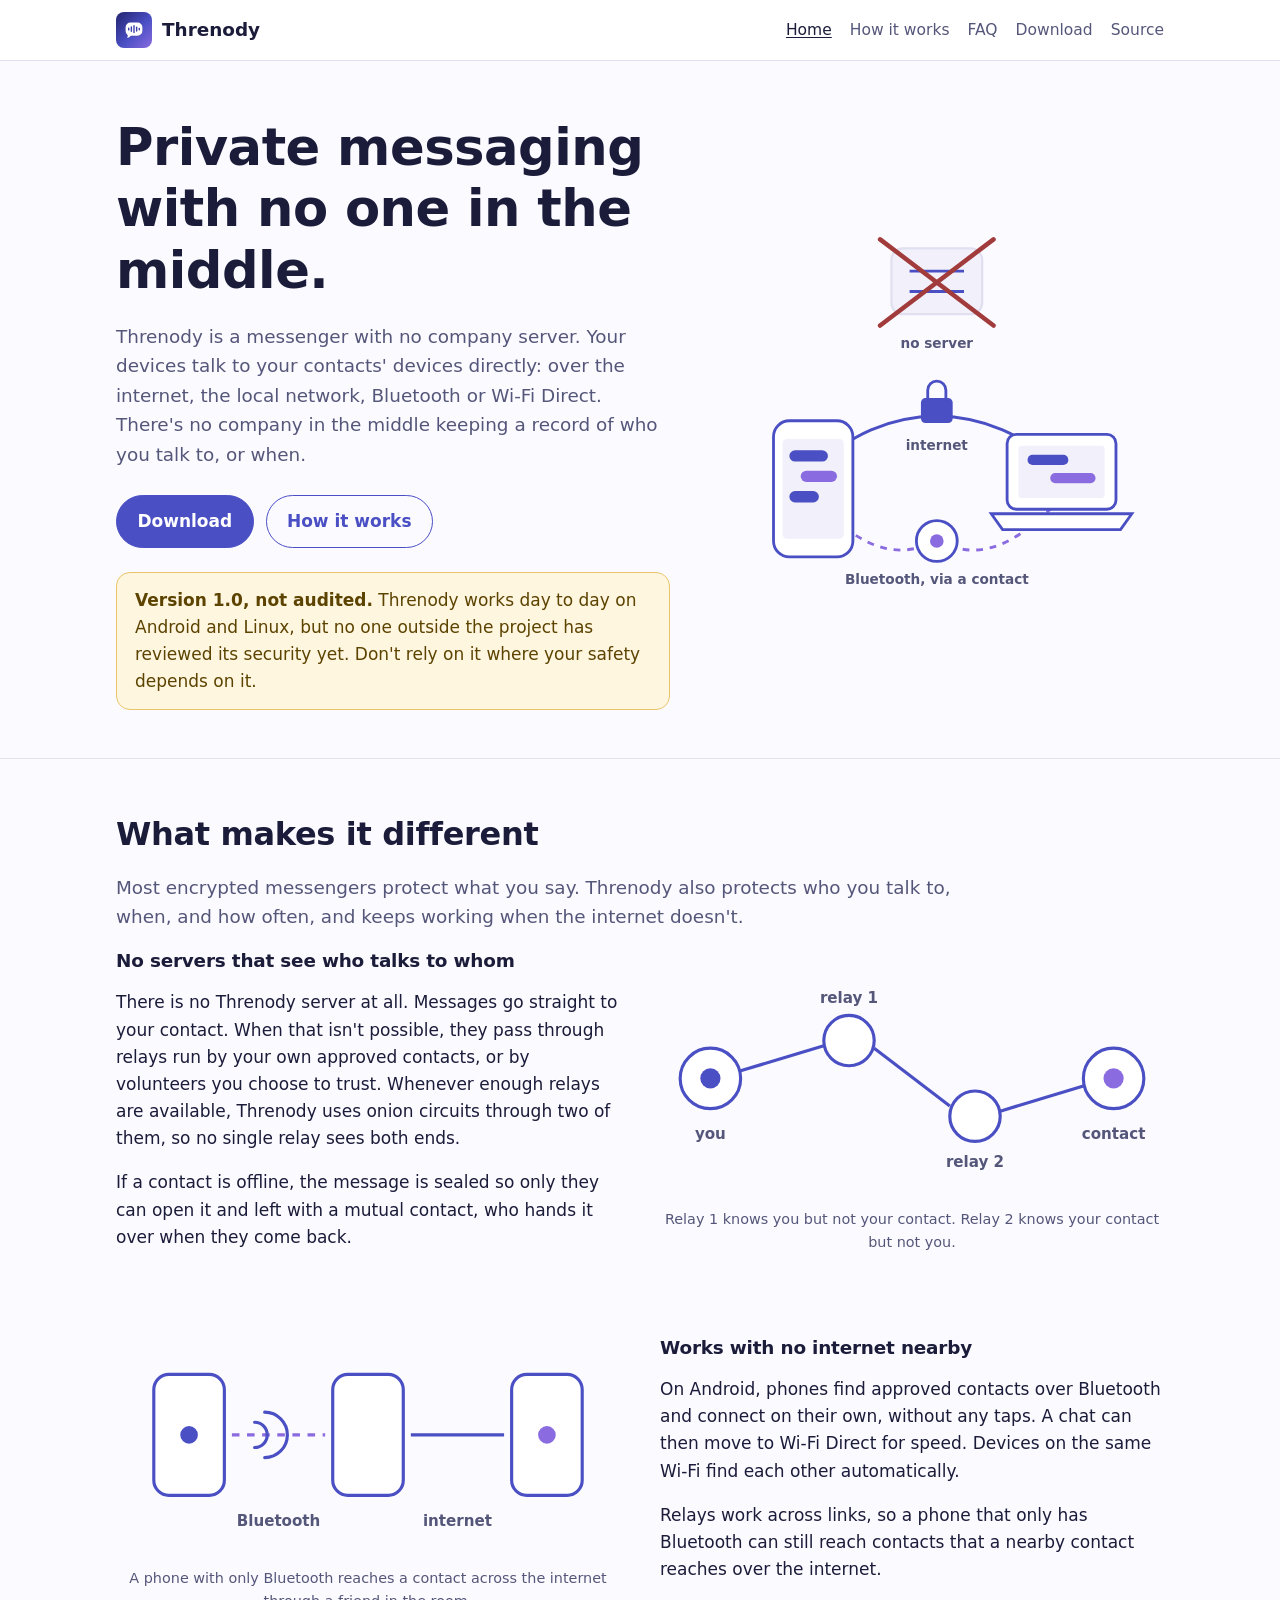
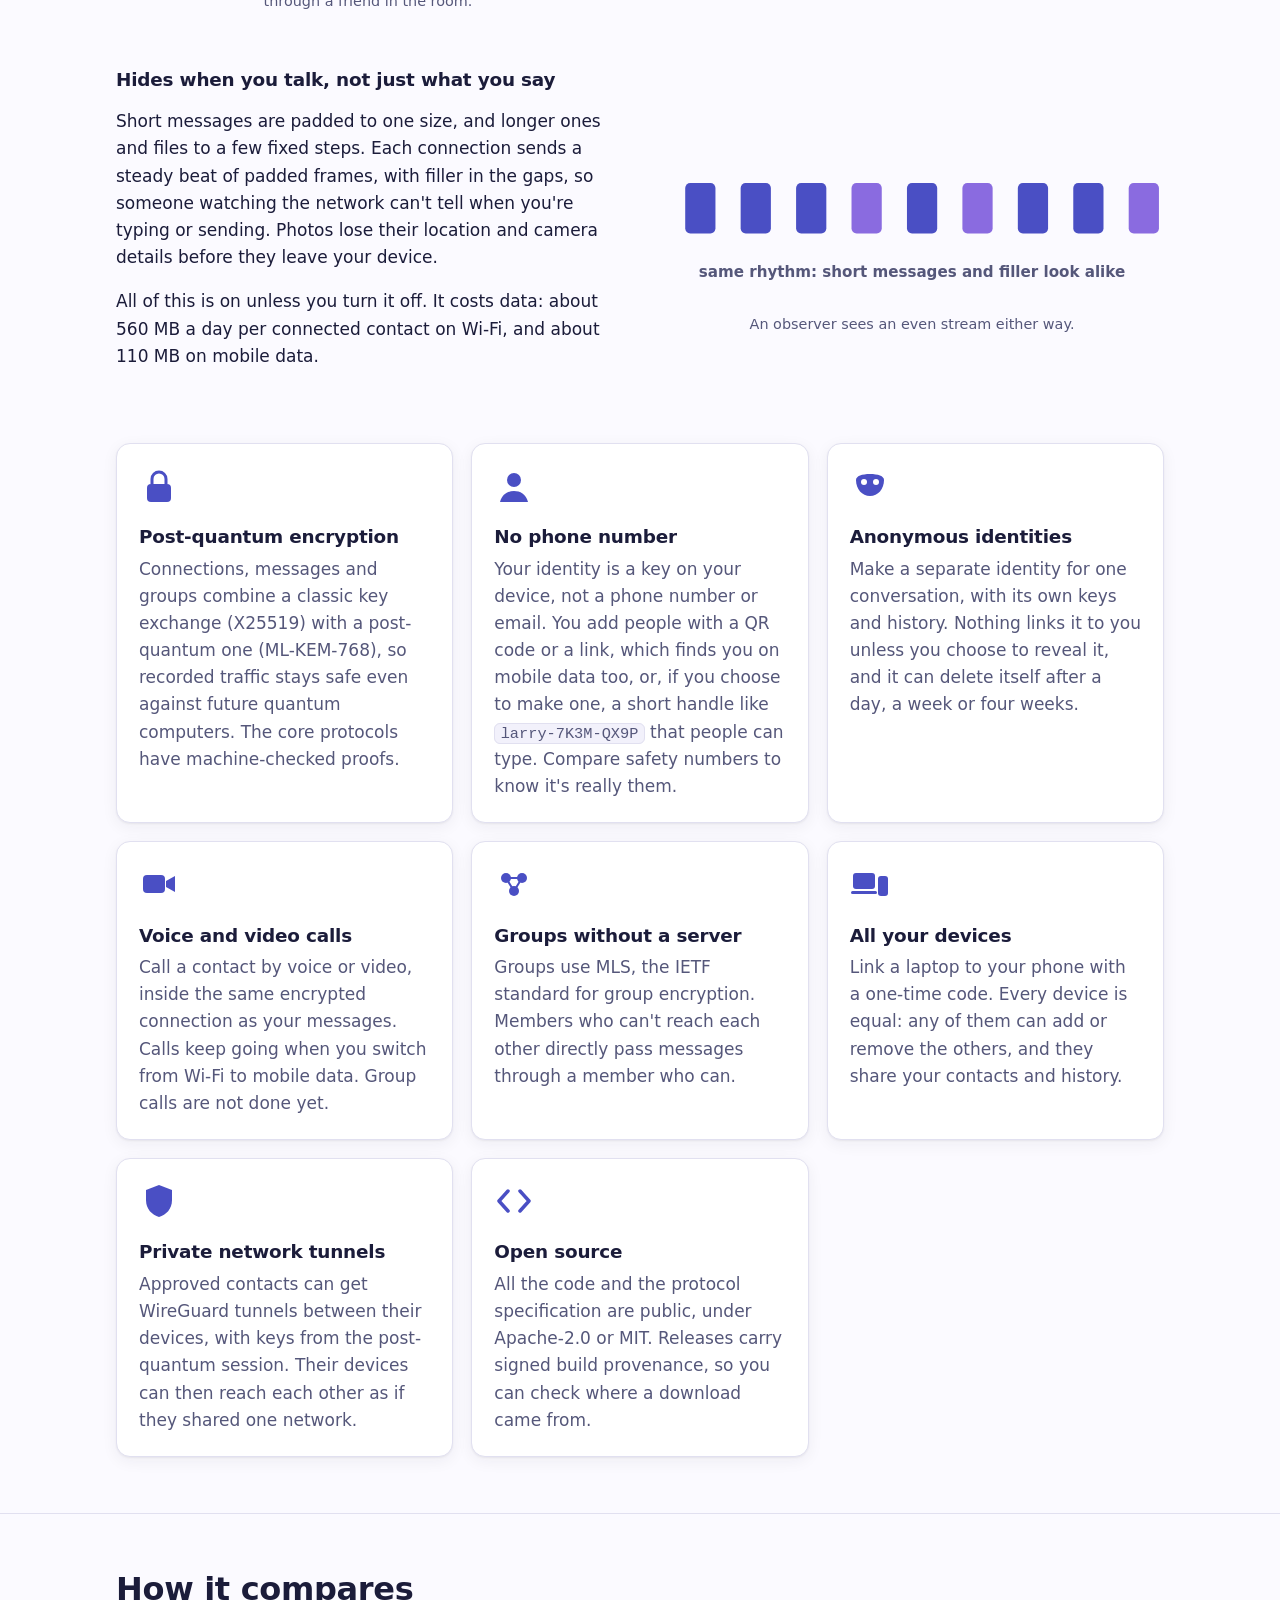
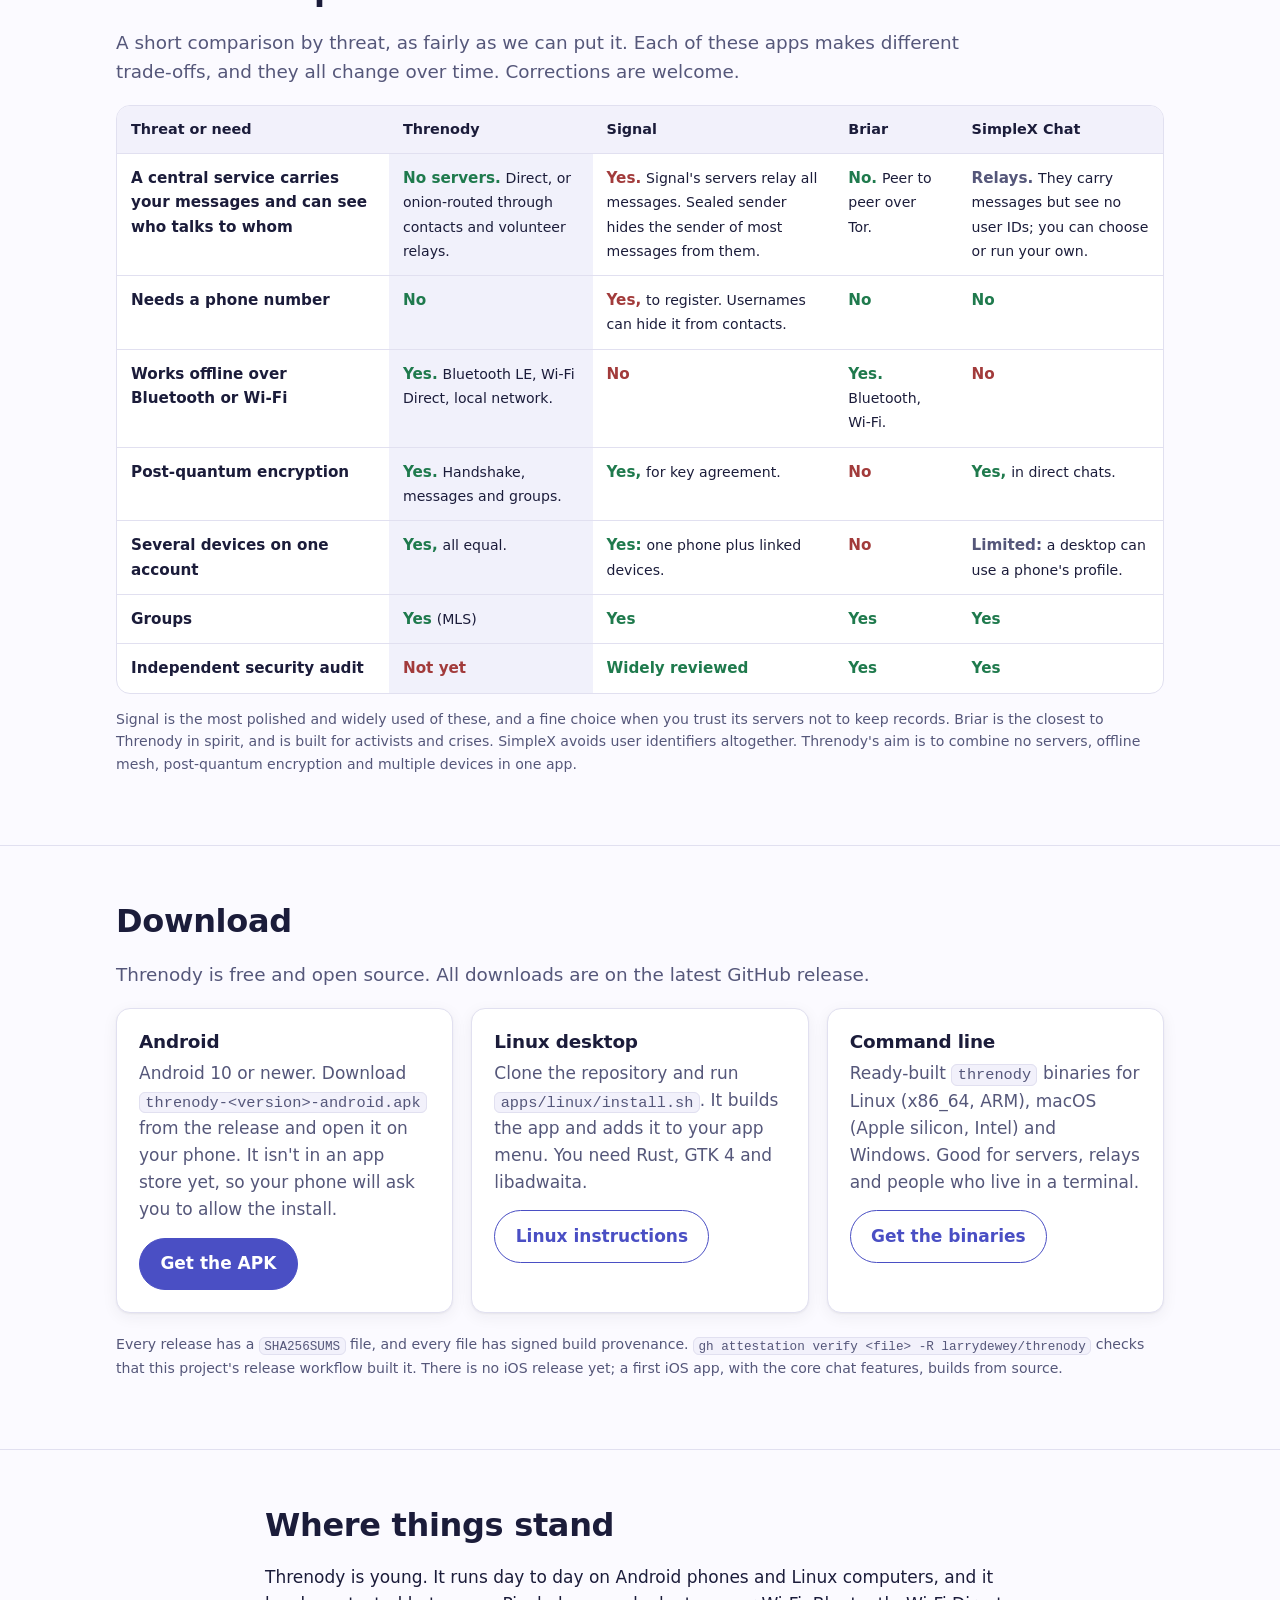
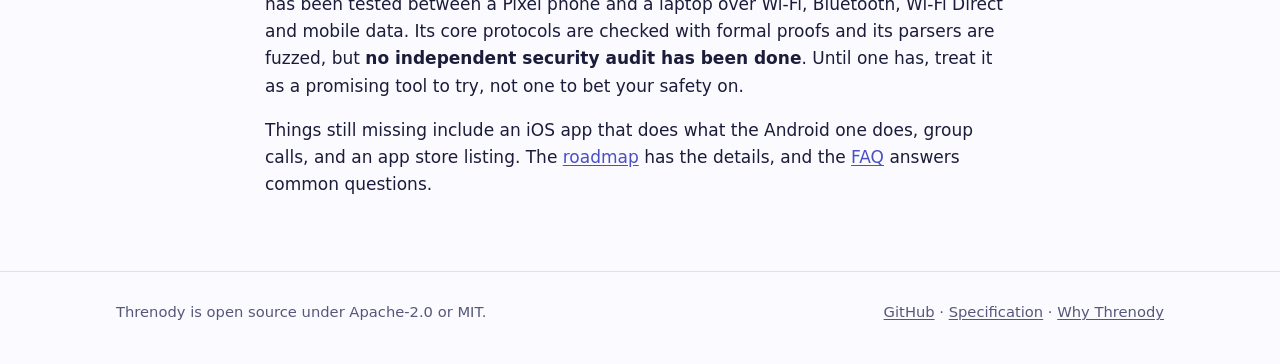
<file: site/index.html>
<!doctype html>
<html lang="en">
<head>
<meta charset="utf-8">
<meta name="viewport" content="width=device-width, initial-scale=1">
<title>Threnody: private messaging with no one in the middle</title>
<meta name="description" content="Threnody is an open-source messenger with no servers in the middle. It hides who talks to whom, works over Bluetooth and Wi-Fi Direct with no internet, and uses post-quantum encryption.">
<meta name="color-scheme" content="light dark">
<link rel="icon" href="icon.svg" type="image/svg+xml">
<link rel="stylesheet" href="style.css">
</head>
<body>
<a class="skip" href="#main">Skip to content</a>

<header class="site-header">
  <div class="wrap">
    <a class="brand" href="./"><img src="icon.svg" alt="" width="36" height="36">Threnody</a>
    <nav class="site-nav" aria-label="Main">
      <a href="./" aria-current="page">Home</a>
      <a href="how-it-works.html">How it works</a>
      <a href="faq.html">FAQ</a>
      <a href="#download">Download</a>
      <a href="https://github.com/larrydewey/threnody">Source</a>
    </nav>
  </div>
</header>

<main id="main">

<section class="hero">
  <div class="wrap">
    <div>
      <h1>Private messaging with no one in the middle.</h1>
      <p class="lead">Threnody is a messenger with no company server. Your devices talk to your contacts' devices directly: over the internet, the local network, Bluetooth or Wi-Fi Direct. There's no company in the middle keeping a record of who you talk to, or when.</p>
      <div class="buttons">
        <a class="button primary" href="#download">Download</a>
        <a class="button secondary" href="how-it-works.html">How it works</a>
      </div>
      <p class="notice"><strong>Version 1.0, not audited.</strong> Threnody works day to day on Android and Linux, but no one outside the project has reviewed its security yet. Don't rely on it where your safety depends on it.</p>
    </div>
    <div class="hero-art" aria-hidden="true">
      <svg viewBox="0 0 400 320" role="img">
        <!-- crossed-out server -->
        <rect class="art-soft" x="160" y="18" width="80" height="58" rx="10"/>
        <line class="art-line" x1="176" y1="38" x2="224" y2="38"/>
        <line class="art-line" x1="176" y1="56" x2="224" y2="56"/>
        <line class="art-no" x1="150" y1="10" x2="250" y2="86"/>
        <line class="art-no" x1="250" y1="10" x2="150" y2="86"/>
        <text class="art-text" x="200" y="106" text-anchor="middle">no server</text>
        <!-- links -->
        <path class="art-line" d="M92 214 C 150 150, 250 150, 308 214"/>
        <path class="art-dash" d="M92 240 C 140 290, 170 290, 200 276"/>
        <path class="art-dash" d="M200 276 C 230 290, 260 290, 308 240"/>
        <!-- phone left -->
        <rect class="art-device" x="56" y="170" width="70" height="120" rx="14"/>
        <rect class="art-screen" x="64" y="186" width="54" height="88" rx="4"/>
        <rect class="art-fill" x="70" y="196" width="34" height="10" rx="5"/>
        <rect class="art-fill-2" x="80" y="214" width="32" height="10" rx="5"/>
        <rect class="art-fill" x="70" y="232" width="26" height="10" rx="5"/>
        <!-- laptop right -->
        <rect class="art-device" x="262" y="182" width="96" height="66" rx="8"/>
        <rect class="art-screen" x="272" y="192" width="76" height="46" rx="3"/>
        <path class="art-device" d="M248 252 H372 L362 266 H258 Z"/>
        <rect class="art-fill" x="280" y="200" width="36" height="9" rx="4.5"/>
        <rect class="art-fill-2" x="300" y="216" width="40" height="9" rx="4.5"/>
        <!-- relay contact middle -->
        <circle class="art-device" cx="200" cy="276" r="18"/>
        <circle class="art-fill-2" cx="200" cy="276" r="6"/>
        <!-- lock -->
        <rect class="art-fill" x="186" y="150" width="28" height="22" rx="4"/>
        <path class="art-line" d="M192 150 v-7 a8 8 0 0 1 16 0 v7"/>
        <text class="art-text" x="200" y="196" text-anchor="middle">internet</text>
        <text class="art-text" x="200" y="314" text-anchor="middle">Bluetooth, via a contact</text>
      </svg>
    </div>
  </div>
</section>

<section id="features">
  <div class="wrap">
    <h2>What makes it different</h2>
    <p class="lead">Most encrypted messengers protect what you say. Threnody also protects who you talk to, when, and how often, and keeps working when the internet doesn't.</p>

    <div class="feature">
      <div>
        <h3>No servers that see who talks to whom</h3>
        <p>There is no Threnody server at all. Messages go straight to your contact. When that isn't possible, they pass through relays run by your own approved contacts, or by volunteers you choose to trust. Whenever enough relays are available, Threnody uses onion circuits through two of them, so no single relay sees both ends.</p>
        <p>If a contact is offline, the message is sealed so only they can open it and left with a mutual contact, who hands it over when they come back.</p>
      </div>
      <figure aria-hidden="true">
        <svg viewBox="0 0 400 180">
          <circle class="art-device" cx="40" cy="90" r="24"/>
          <circle class="art-fill" cx="40" cy="90" r="8"/>
          <circle class="art-device" cx="150" cy="60" r="20"/>
          <circle class="art-device" cx="250" cy="120" r="20"/>
          <circle class="art-device" cx="360" cy="90" r="24"/>
          <circle class="art-fill-2" cx="360" cy="90" r="8"/>
          <path class="art-line" d="M64 84 L130 64"/>
          <path class="art-line" d="M170 66 L230 112"/>
          <path class="art-line" d="M270 116 L336 96"/>
          <text class="art-text" x="40" y="138" text-anchor="middle">you</text>
          <text class="art-text" x="150" y="30" text-anchor="middle">relay 1</text>
          <text class="art-text" x="250" y="160" text-anchor="middle">relay 2</text>
          <text class="art-text" x="360" y="138" text-anchor="middle">contact</text>
        </svg>
        <figcaption>Relay 1 knows you but not your contact. Relay 2 knows your contact but not you.</figcaption>
      </figure>
    </div>

    <div class="feature flip">
      <div>
        <h3>Works with no internet nearby</h3>
        <p>On Android, phones find approved contacts over Bluetooth and connect on their own, without any taps. A chat can then move to Wi-Fi Direct for speed. Devices on the same Wi-Fi find each other automatically.</p>
        <p>Relays work across links, so a phone that only has Bluetooth can still reach contacts that a nearby contact reaches over the internet.</p>
      </div>
      <figure aria-hidden="true">
        <svg viewBox="0 0 400 180">
          <rect class="art-device" x="30" y="40" width="56" height="96" rx="12"/>
          <rect class="art-device" x="172" y="40" width="56" height="96" rx="12"/>
          <rect class="art-device" x="314" y="40" width="56" height="96" rx="12"/>
          <path class="art-dash" d="M92 88 H166"/>
          <path class="art-line" d="M234 88 H308"/>
          <path class="art-line" d="M118 70 a14 14 0 0 1 0 36 M110 78 a6 6 0 0 1 0 20" stroke-linecap="round"/>
          <text class="art-text" x="129" y="160" text-anchor="middle">Bluetooth</text>
          <text class="art-text" x="271" y="160" text-anchor="middle">internet</text>
          <circle class="art-fill" cx="58" cy="88" r="7"/>
          <circle class="art-fill-2" cx="342" cy="88" r="7"/>
        </svg>
        <figcaption>A phone with only Bluetooth reaches a contact across the internet through a friend in the room.</figcaption>
      </figure>
    </div>

    <div class="feature">
      <div>
        <h3>Hides when you talk, not just what you say</h3>
        <p>Short messages are padded to one size, and longer ones and files to a few fixed steps. Each connection sends a steady beat of padded frames, with filler in the gaps, so someone watching the network can't tell when you're typing or sending. Photos lose their location and camera details before they leave your device.</p>
        <p>All of this is on unless you turn it off. It costs data: about 560 MB a day per connected contact on Wi-Fi, and about 110 MB on mobile data.</p>
      </div>
      <figure aria-hidden="true">
        <svg viewBox="0 0 400 140">
          <g class="art-fill">
            <rect x="20" y="50" width="24" height="40" rx="4"/>
            <rect x="64" y="50" width="24" height="40" rx="4"/>
            <rect x="108" y="50" width="24" height="40" rx="4"/>
            <rect x="196" y="50" width="24" height="40" rx="4"/>
            <rect x="284" y="50" width="24" height="40" rx="4"/>
            <rect x="328" y="50" width="24" height="40" rx="4"/>
          </g>
          <g class="art-fill-2">
            <rect x="152" y="50" width="24" height="40" rx="4"/>
            <rect x="240" y="50" width="24" height="40" rx="4"/>
            <rect x="372" y="50" width="24" height="40" rx="4"/>
          </g>
          <text class="art-text" x="200" y="125" text-anchor="middle">same rhythm: short messages and filler look alike</text>
        </svg>
        <figcaption>An observer sees an even stream either way.</figcaption>
      </figure>
    </div>

    <div class="grid" style="margin-top:56px">
      <div class="card">
        <svg class="icon" viewBox="0 0 40 40" aria-hidden="true"><rect x="8" y="18" width="24" height="18" rx="4" fill="currentColor"/><path d="M13 18v-5a7 7 0 0 1 14 0v5" stroke="currentColor" stroke-width="3" fill="none"/></svg>
        <h3>Post-quantum encryption</h3>
        <p>Connections, messages and groups combine a classic key exchange (X25519) with a post-quantum one (ML-KEM-768), so recorded traffic stays safe even against future quantum computers. The core protocols have machine-checked proofs.</p>
      </div>
      <div class="card">
        <svg class="icon" viewBox="0 0 40 40" aria-hidden="true"><circle cx="20" cy="14" r="7" fill="currentColor"/><path d="M6 36c2-8 8-11 14-11s12 3 14 11" fill="currentColor"/></svg>
        <h3>No phone number</h3>
        <p>Your identity is a key on your device, not a phone number or email. You add people with a QR code or a link, which finds you on mobile data too, or, if you choose to make one, a short handle like <code>larry-7K3M-QX9P</code> that people can type. Compare safety numbers to know it's really them.</p>
      </div>
      <div class="card">
        <svg class="icon" viewBox="0 0 40 40" aria-hidden="true"><path d="M6 14c0-4 6-6 14-6s14 2 14 6c0 9-6 16-14 16S6 23 6 14z" fill="currentColor"/><circle cx="14" cy="16" r="3" fill="var(--surface)"/><circle cx="26" cy="16" r="3" fill="var(--surface)"/></svg>
        <h3>Anonymous identities</h3>
        <p>Make a separate identity for one conversation, with its own keys and history. Nothing links it to you unless you choose to reveal it, and it can delete itself after a day, a week or four weeks.</p>
      </div>
      <div class="card">
        <svg class="icon" viewBox="0 0 40 40" aria-hidden="true"><rect x="4" y="11" width="22" height="18" rx="4" fill="currentColor"/><path d="M27 17l9-5v16l-9-5z" fill="currentColor"/></svg>
        <h3>Voice and video calls</h3>
        <p>Call a contact by voice or video, inside the same encrypted connection as your messages. Calls keep going when you switch from Wi-Fi to mobile data. Group calls are not done yet.</p>
      </div>
      <div class="card">
        <svg class="icon" viewBox="0 0 40 40" aria-hidden="true"><circle cx="12" cy="14" r="5" fill="currentColor"/><circle cx="28" cy="14" r="5" fill="currentColor"/><circle cx="20" cy="27" r="5" fill="currentColor"/><path d="M12 14L28 14L20 27Z" stroke="currentColor" stroke-width="2" fill="none"/></svg>
        <h3>Groups without a server</h3>
        <p>Groups use MLS, the IETF standard for group encryption. Members who can't reach each other directly pass messages through a member who can.</p>
      </div>
      <div class="card">
        <svg class="icon" viewBox="0 0 40 40" aria-hidden="true"><rect x="3" y="9" width="22" height="16" rx="3" fill="currentColor"/><rect x="1" y="27" width="26" height="3" rx="1.5" fill="currentColor"/><rect x="28" y="12" width="10" height="20" rx="3" fill="currentColor"/></svg>
        <h3>All your devices</h3>
        <p>Link a laptop to your phone with a one-time code. Every device is equal: any of them can add or remove the others, and they share your contacts and history.</p>
      </div>
      <div class="card">
        <svg class="icon" viewBox="0 0 40 40" aria-hidden="true"><path d="M20 4l13 5v10c0 9-6 15-13 17C13 34 7 28 7 19V9z" fill="currentColor"/></svg>
        <h3>Private network tunnels</h3>
        <p>Approved contacts can get WireGuard tunnels between their devices, with keys from the post-quantum session. Their devices can then reach each other as if they shared one network.</p>
      </div>
      <div class="card">
        <svg class="icon" viewBox="0 0 40 40" aria-hidden="true"><path d="M14 10l-9 10 9 10M26 10l9 10-9 10" stroke="currentColor" stroke-width="3.5" fill="none" stroke-linecap="round" stroke-linejoin="round"/></svg>
        <h3>Open source</h3>
        <p>All the code and the protocol specification are public, under Apache-2.0 or MIT. Releases carry signed build provenance, so you can check where a download came from.</p>
      </div>
    </div>
  </div>
</section>

<section id="compare">
  <div class="wrap">
    <h2>How it compares</h2>
    <p class="lead">A short comparison by threat, as fairly as we can put it. Each of these apps makes different trade-offs, and they all change over time. Corrections are welcome.</p>
    <div class="table-scroll">
      <table>
        <thead>
          <tr><th scope="col">Threat or need</th><th scope="col">Threnody</th><th scope="col">Signal</th><th scope="col">Briar</th><th scope="col">SimpleX Chat</th></tr>
        </thead>
        <tbody>
          <tr>
            <th scope="row">A central service carries your messages and can see who talks to whom</th>
            <td class="us"><span class="yes">No servers.</span> <span class="small">Direct, or onion-routed through contacts and volunteer relays.</span></td>
            <td><span class="no">Yes.</span> <span class="small">Signal's servers relay all messages. Sealed sender hides the sender of most messages from them.</span></td>
            <td><span class="yes">No.</span> <span class="small">Peer to peer over Tor.</span></td>
            <td><span class="part">Relays.</span> <span class="small">They carry messages but see no user IDs; you can choose or run your own.</span></td>
          </tr>
          <tr>
            <th scope="row">Needs a phone number</th>
            <td class="us"><span class="yes">No</span></td>
            <td><span class="no">Yes,</span> <span class="small">to register. Usernames can hide it from contacts.</span></td>
            <td><span class="yes">No</span></td>
            <td><span class="yes">No</span></td>
          </tr>
          <tr>
            <th scope="row">Works offline over Bluetooth or Wi-Fi</th>
            <td class="us"><span class="yes">Yes.</span> <span class="small">Bluetooth LE, Wi-Fi Direct, local network.</span></td>
            <td><span class="no">No</span></td>
            <td><span class="yes">Yes.</span> <span class="small">Bluetooth, Wi-Fi.</span></td>
            <td><span class="no">No</span></td>
          </tr>
          <tr>
            <th scope="row">Post-quantum encryption</th>
            <td class="us"><span class="yes">Yes.</span> <span class="small">Handshake, messages and groups.</span></td>
            <td><span class="yes">Yes,</span> <span class="small">for key agreement.</span></td>
            <td><span class="no">No</span></td>
            <td><span class="yes">Yes,</span> <span class="small">in direct chats.</span></td>
          </tr>
          <tr>
            <th scope="row">Several devices on one account</th>
            <td class="us"><span class="yes">Yes,</span> <span class="small">all equal.</span></td>
            <td><span class="yes">Yes:</span> <span class="small">one phone plus linked devices.</span></td>
            <td><span class="no">No</span></td>
            <td><span class="part">Limited:</span> <span class="small">a desktop can use a phone's profile.</span></td>
          </tr>
          <tr>
            <th scope="row">Groups</th>
            <td class="us"><span class="yes">Yes</span> <span class="small">(MLS)</span></td>
            <td><span class="yes">Yes</span></td>
            <td><span class="yes">Yes</span></td>
            <td><span class="yes">Yes</span></td>
          </tr>
          <tr>
            <th scope="row">Independent security audit</th>
            <td class="us"><span class="no">Not yet</span></td>
            <td><span class="yes">Widely reviewed</span></td>
            <td><span class="yes">Yes</span></td>
            <td><span class="yes">Yes</span></td>
          </tr>
        </tbody>
      </table>
    </div>
    <p class="muted small">Signal is the most polished and widely used of these, and a fine choice when you trust its servers not to keep records. Briar is the closest to Threnody in spirit, and is built for activists and crises. SimpleX avoids user identifiers altogether. Threnody's aim is to combine no servers, offline mesh, post-quantum encryption and multiple devices in one app.</p>
  </div>
</section>

<section id="download" class="downloads">
  <div class="wrap">
    <h2>Download</h2>
    <p class="lead">Threnody is free and open source. All downloads are on the latest GitHub release.</p>
    <div class="grid">
      <div class="card">
        <h3>Android</h3>
        <p>Android 10 or newer. Download <code>threnody-&lt;version&gt;-android.apk</code> from the release and open it on your phone. It isn't in an app store yet, so your phone will ask you to allow the install.</p>
        <a class="button primary" href="https://github.com/larrydewey/threnody/releases/latest">Get the APK</a>
      </div>
      <div class="card">
        <h3>Linux desktop</h3>
        <p>Clone the repository and run <code>apps/linux/install.sh</code>. It builds the app and adds it to your app menu. You need Rust, GTK 4 and libadwaita.</p>
        <a class="button secondary" href="https://github.com/larrydewey/threnody/blob/master/apps/linux/README.md">Linux instructions</a>
      </div>
      <div class="card">
        <h3>Command line</h3>
        <p>Ready-built <code>threnody</code> binaries for Linux (x86_64, ARM), macOS (Apple silicon, Intel) and Windows. Good for servers, relays and people who live in a terminal.</p>
        <a class="button secondary" href="https://github.com/larrydewey/threnody/releases/latest">Get the binaries</a>
      </div>
    </div>
    <p class="muted small" style="margin-top:20px">Every release has a <code>SHA256SUMS</code> file, and every file has signed build provenance. <code>gh attestation verify &lt;file&gt; -R larrydewey/threnody</code> checks that this project's release workflow built it. There is no iOS release yet; a first iOS app, with the core chat features, builds from source.</p>
  </div>
</section>

<section id="status">
  <div class="wrap prose">
    <h2>Where things stand</h2>
    <p>Threnody is young. It runs day to day on Android phones and Linux computers, and it has been tested between a Pixel phone and a laptop over Wi-Fi, Bluetooth, Wi-Fi Direct and mobile data. Its core protocols are checked with formal proofs and its parsers are fuzzed, but <strong>no independent security audit has been done</strong>. Until one has, treat it as a promising tool to try, not one to bet your safety on.</p>
    <p>Things still missing include an iOS app that does what the Android one does, group calls, and an app store listing. The <a href="https://github.com/larrydewey/threnody#roadmap">roadmap</a> has the details, and the <a href="faq.html">FAQ</a> answers common questions.</p>
  </div>
</section>

</main>

<footer class="site-footer">
  <div class="wrap">
    <span>Threnody is open source under Apache-2.0 or MIT.</span>
    <span><a href="https://github.com/larrydewey/threnody">GitHub</a> · <a href="https://github.com/larrydewey/threnody/blob/master/Threnody-Specification.md">Specification</a> · <a href="https://github.com/larrydewey/threnody/blob/master/WhyThrenody.md">Why Threnody</a></span>
  </div>
</footer>
</body>
</html>
</file>
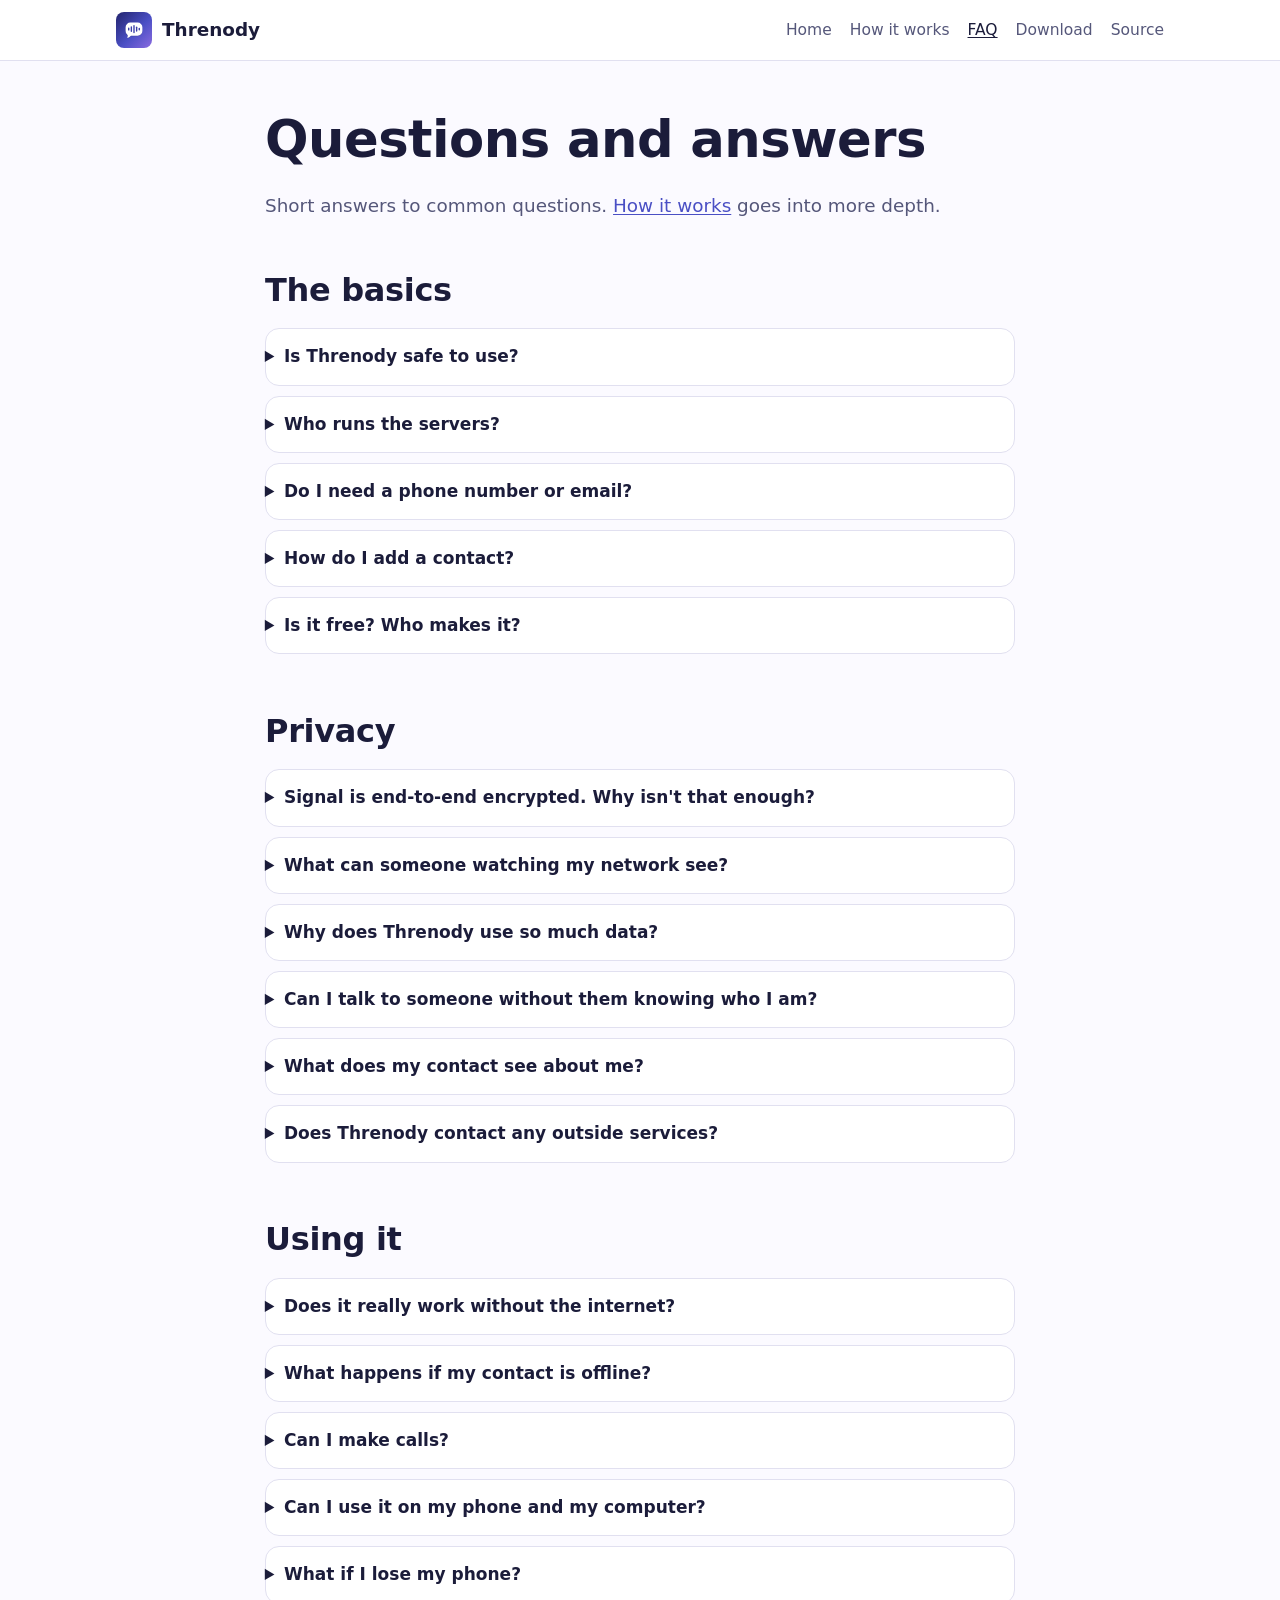
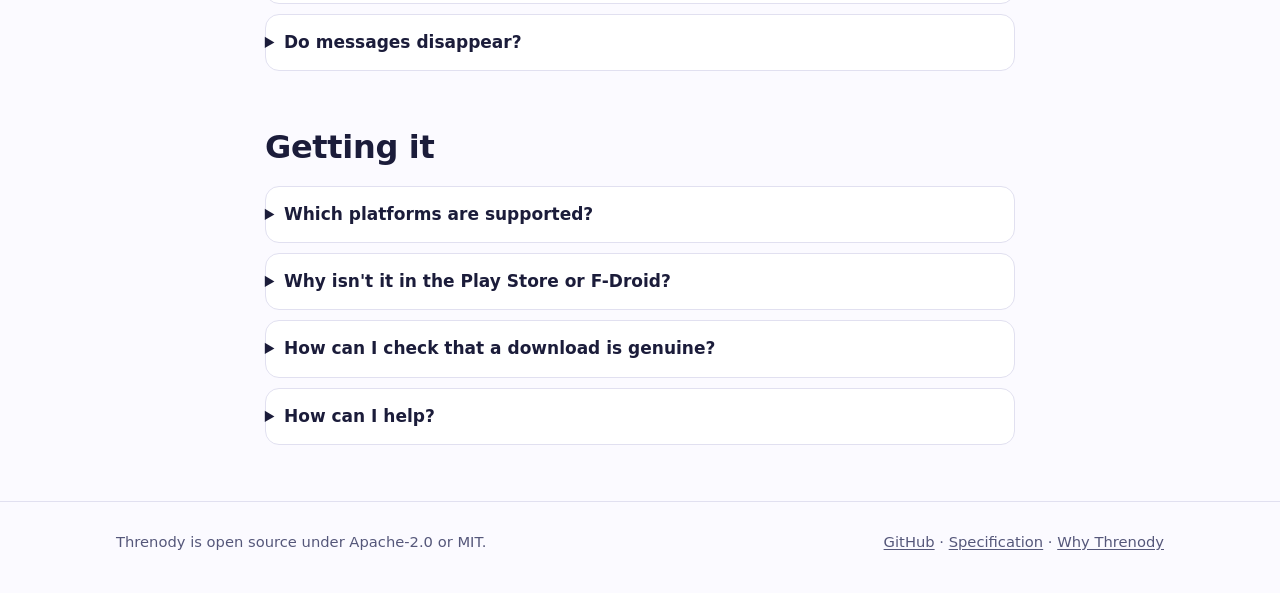
<file: site/faq.html>
<!doctype html>
<html lang="en">
<head>
<meta charset="utf-8">
<meta name="viewport" content="width=device-width, initial-scale=1">
<title>Threnody FAQ</title>
<meta name="description" content="Common questions about Threnody: safety, phone numbers, data use, offline messaging, devices, calls and downloads.">
<meta name="color-scheme" content="light dark">
<link rel="icon" href="icon.svg" type="image/svg+xml">
<link rel="stylesheet" href="style.css">
</head>
<body>
<a class="skip" href="#main">Skip to content</a>

<header class="site-header">
  <div class="wrap">
    <a class="brand" href="./"><img src="icon.svg" alt="" width="36" height="36">Threnody</a>
    <nav class="site-nav" aria-label="Main">
      <a href="./">Home</a>
      <a href="how-it-works.html">How it works</a>
      <a href="faq.html" aria-current="page">FAQ</a>
      <a href="./#download">Download</a>
      <a href="https://github.com/larrydewey/threnody">Source</a>
    </nav>
  </div>
</header>

<main id="main">

<div class="page-head">
  <div class="wrap prose">
    <h1>Questions and answers</h1>
    <p class="lead">Short answers to common questions. <a href="how-it-works.html">How it works</a> goes into more depth.</p>
  </div>
</div>

<section>
  <div class="wrap prose">

    <h2>The basics</h2>

    <details>
      <summary>Is Threnody safe to use?</summary>
      <p>It's designed to be, and its core protocols have machine-checked proofs, but it is early software and <strong>has not had an independent security audit</strong>. Try it, use it with friends, and report problems. Don't rely on it yet where your safety depends on it.</p>
    </details>

    <details>
      <summary>Who runs the servers?</summary>
      <p>Nobody, because there aren't any. Your devices connect to your contacts' devices directly, or through other Threnody users: your approved contacts, or volunteer relays you choose to use. There's no company that holds your account or could be asked to hand over records of who you talk to.</p>
    </details>

    <details>
      <summary>Do I need a phone number or email?</summary>
      <p>No. Your identity is a key that your device makes. You add contacts with a QR code or a link, or with a short handle you can choose to make.</p>
    </details>

    <details>
      <summary>How do I add a contact?</summary>
      <p>Show them your invite as a QR code, or send them the link. The link lists your device's addresses and, with internet reachability on, a key that finds your device wherever it is, mobile data included; you both need version 0.17.1 or later for that. If you made a handle, they can type that into <em>Add a contact</em> instead. Once you're connected, compare your safety number with theirs, in person or on a call, to be sure no one is in between. Approving each other lets your devices find each other automatically, relay for each other and hold messages while the other is away.</p>
      <p>One known gap: if you're both behind a VPN, the direct connection often can't be made, and a relay only works through a contact you already share. A brand-new contact may then not connect until one of you turns the VPN off or you're on the same network.</p>
    </details>

    <details>
      <summary>Is it free? Who makes it?</summary>
      <p>It's free and open source, under Apache-2.0 or MIT. All the code and the protocol specification are <a href="https://github.com/larrydewey/threnody">on GitHub</a>. <a href="https://github.com/larrydewey/threnody/blob/master/WhyThrenody.md">Why Threnody</a> tells the story of why it exists.</p>
    </details>

    <h2>Privacy</h2>

    <details>
      <summary>Signal is end-to-end encrypted. Why isn't that enough?</summary>
      <p>End-to-end encryption hides what you say. It doesn't hide who you talk to, when, or how often, and a service that relays every message is in a position to see that. Signal works hard to keep as little as possible, and it's a good choice for many people. Threnody takes a different route: there's no service in the middle at all, and it pads and paces traffic so even someone watching the network learns little.</p>
    </details>

    <details>
      <summary>What can someone watching my network see?</summary>
      <p>That you use Threnody, and the addresses your device connects to. With the default protections, they can't see what you send, how big each message is, or when you send it. Connections go through onion circuits whenever enough relays are available, so the address you connect to is often a relay rather than your contact. Calls and WireGuard tunnel traffic are exceptions: they can't wait for the steady rhythm, so they're visible as what they are.</p>
    </details>

    <details>
      <summary>Why does Threnody use so much data?</summary>
      <p>To hide when you send, each connection sends a small padded frame at a steady rate, whether you have something to say or not. That costs about 560 MB a day per connected contact on Wi-Fi, and about 110 MB a day on mobile data, counting both directions. You can turn cover traffic off in the settings if data matters more to you than hiding your timing.</p>
    </details>

    <details>
      <summary>Can I talk to someone without them knowing who I am?</summary>
      <p>Yes. An anonymous identity is a separate identity with its own keys, contacts and history, and nothing links it to you. Make one, share its invite, and talk. It can delete itself after a day, a week or four weeks. If you later want that person to know it was you, you can prove it.</p>
    </details>

    <details>
      <summary>What does my contact see about me?</summary>
      <p>Your fingerprint and whatever you send them. Your profile, such as your name, is shared only when you choose, contact by contact. Photos have their location and camera details removed before they're sent, unless you turn that off.</p>
    </details>

    <details>
      <summary>Does Threnody contact any outside services?</summary>
      <p>To find contacts across the internet, devices leave encrypted notes for each other in the public BitTorrent DHT (invite links and handles use it too), which means DHT nodes see your IP address. You can turn internet reachability off. Optional features, like GIF search through GIPHY, contact their service only after you agree to it. There are no ads and no analytics. The Android app can sleep and be woken through UnifiedPush instead of staying connected, but only if you turn that on; the push server you chose then sees when your phone is woken.</p>
    </details>

    <h2>Using it</h2>

    <details>
      <summary>Does it really work without the internet?</summary>
      <p>Yes, between nearby devices. On Android, phones connect to approved contacts over Bluetooth on their own, and can switch to Wi-Fi Direct for speed. Devices on the same Wi-Fi network find each other too, even if that network has no internet. Messages can also hop through a nearby contact who does have a connection. On Linux, the command-line tool does Bluetooth and Wi-Fi Direct; the desktop app doesn't yet.</p>
    </details>

    <details>
      <summary>What happens if my contact is offline?</summary>
      <p>Your message is sealed so only they can open it and left with a mutual contact, who delivers it when they come back.</p>
    </details>

    <details>
      <summary>Can I make calls?</summary>
      <p>Yes, voice and video calls between two people, in the Android and Linux apps. Group calls aren't available yet.</p>
    </details>

    <details>
      <summary>Can I use it on my phone and my computer?</summary>
      <p>Yes. Link a new device with a one-time code from a device you already have. All your devices share your contacts and history, and any of them can remove a lost one.</p>
    </details>

    <details>
      <summary>What if I lose my phone?</summary>
      <p>If you have another linked device, remove the lost one from there. You can also make a backup file, sealed with a passphrase you choose, and restore it on a new device. Backups don't include anonymous identities or the contents of received files.</p>
    </details>

    <details>
      <summary>Do messages disappear?</summary>
      <p>Only if you want them to. Each chat can set a timer, from 30 seconds to four weeks, and it applies on both sides.</p>
    </details>

    <h2>Getting it</h2>

    <details>
      <summary>Which platforms are supported?</summary>
      <p>Android 10 or newer, and Linux with GTK 4. There are also command-line builds for Linux, macOS and Windows. There's no iOS release yet; a first iOS app, with the core chat features, builds from source.</p>
    </details>

    <details>
      <summary>Why isn't it in the Play Store or F-Droid?</summary>
      <p>It's early. For now, the Android app is published as an APK on <a href="https://github.com/larrydewey/threnody/releases/latest">GitHub Releases</a>.</p>
    </details>

    <details>
      <summary>How can I check that a download is genuine?</summary>
      <p>Each release has a <code>SHA256SUMS</code> file with the checksum of every file. Each file also has signed build provenance, which shows it was built by the project's own release workflow from the published source. With the GitHub command-line tool, run <code>gh attestation verify &lt;file&gt; -R larrydewey/threnody</code>.</p>
    </details>

    <details>
      <summary>How can I help?</summary>
      <p>Use it and report what breaks. If you have a small server, you can <a href="https://github.com/larrydewey/threnody/blob/master/docs/relay-node.md">run an always-on relay</a> for yourself and your friends. If you know cryptography or security, reviewing the <a href="https://github.com/larrydewey/threnody/blob/master/Threnody-Specification.md">specification</a> and its <a href="https://github.com/larrydewey/threnody/tree/master/docs">appendices</a> is very welcome.</p>
    </details>

  </div>
</section>

</main>

<footer class="site-footer">
  <div class="wrap">
    <span>Threnody is open source under Apache-2.0 or MIT.</span>
    <span><a href="https://github.com/larrydewey/threnody">GitHub</a> · <a href="https://github.com/larrydewey/threnody/blob/master/Threnody-Specification.md">Specification</a> · <a href="https://github.com/larrydewey/threnody/blob/master/WhyThrenody.md">Why Threnody</a></span>
  </div>
</footer>
</body>
</html>
</file>
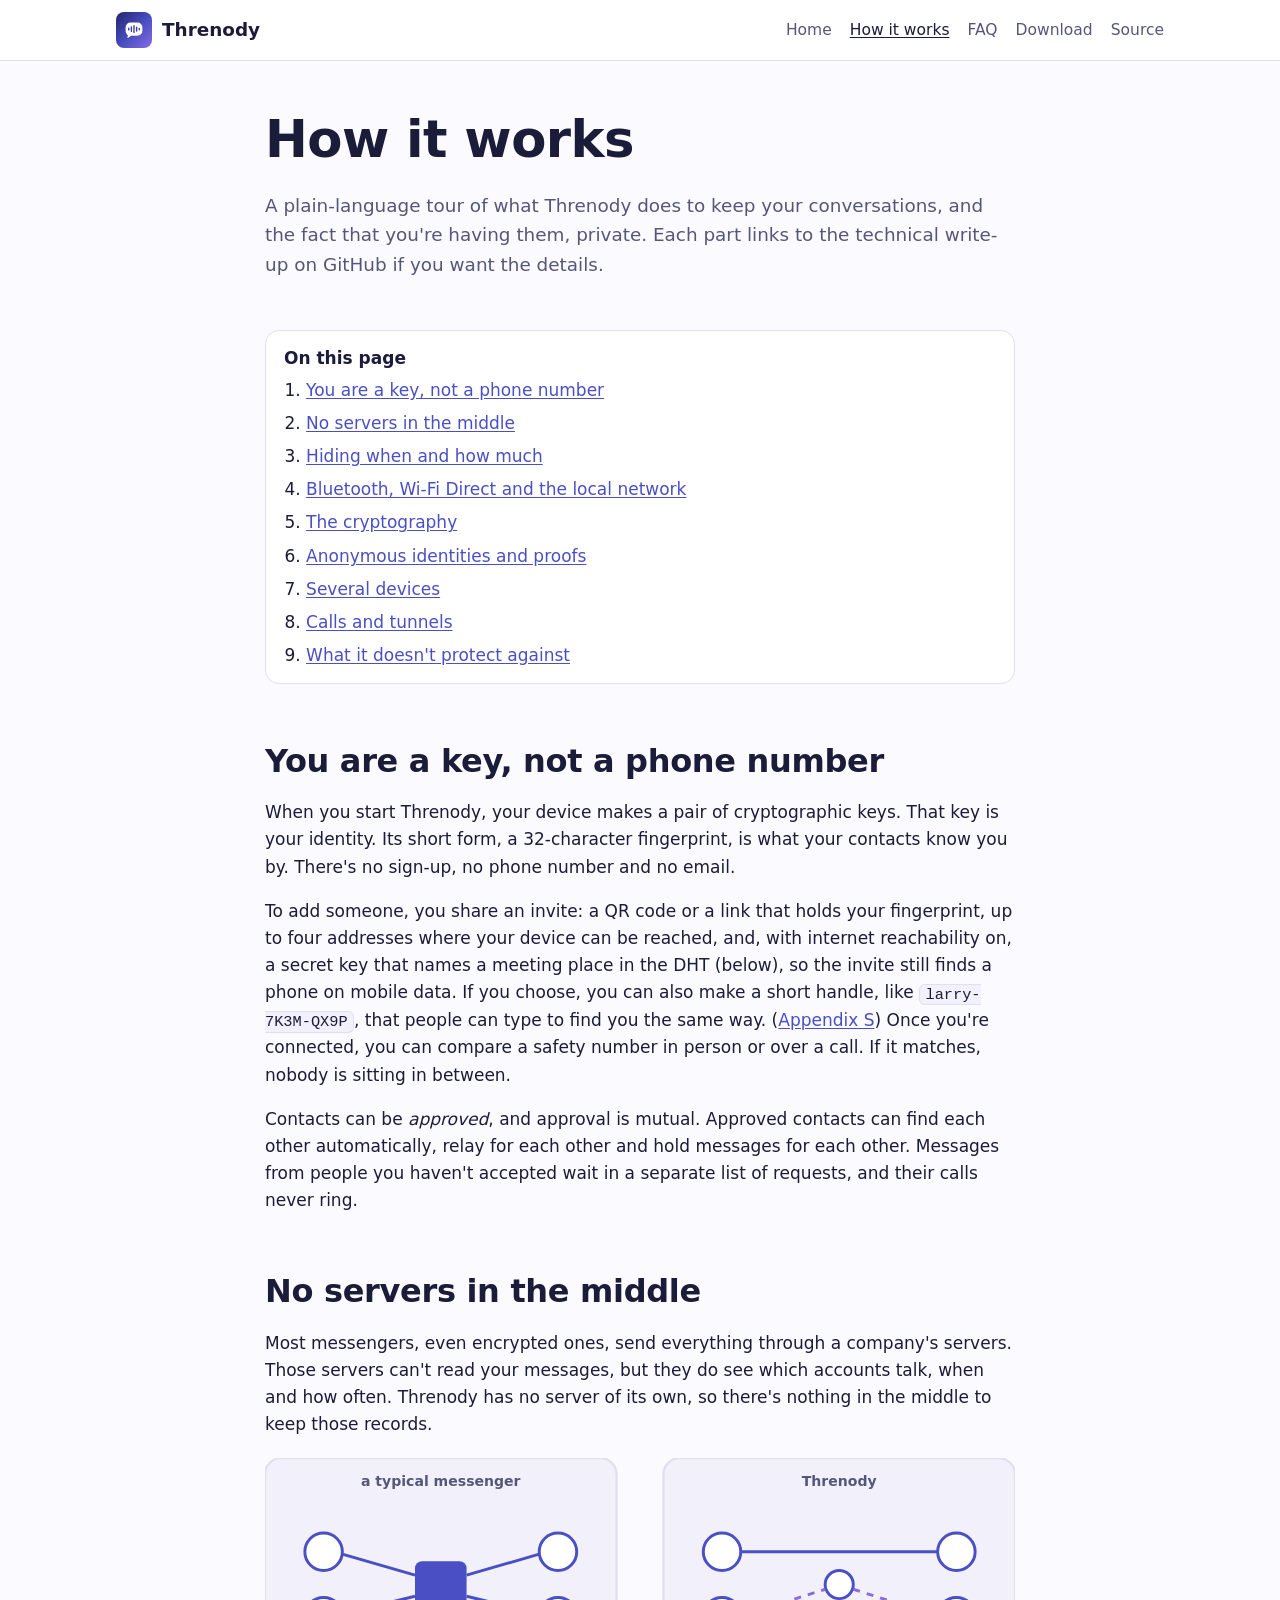
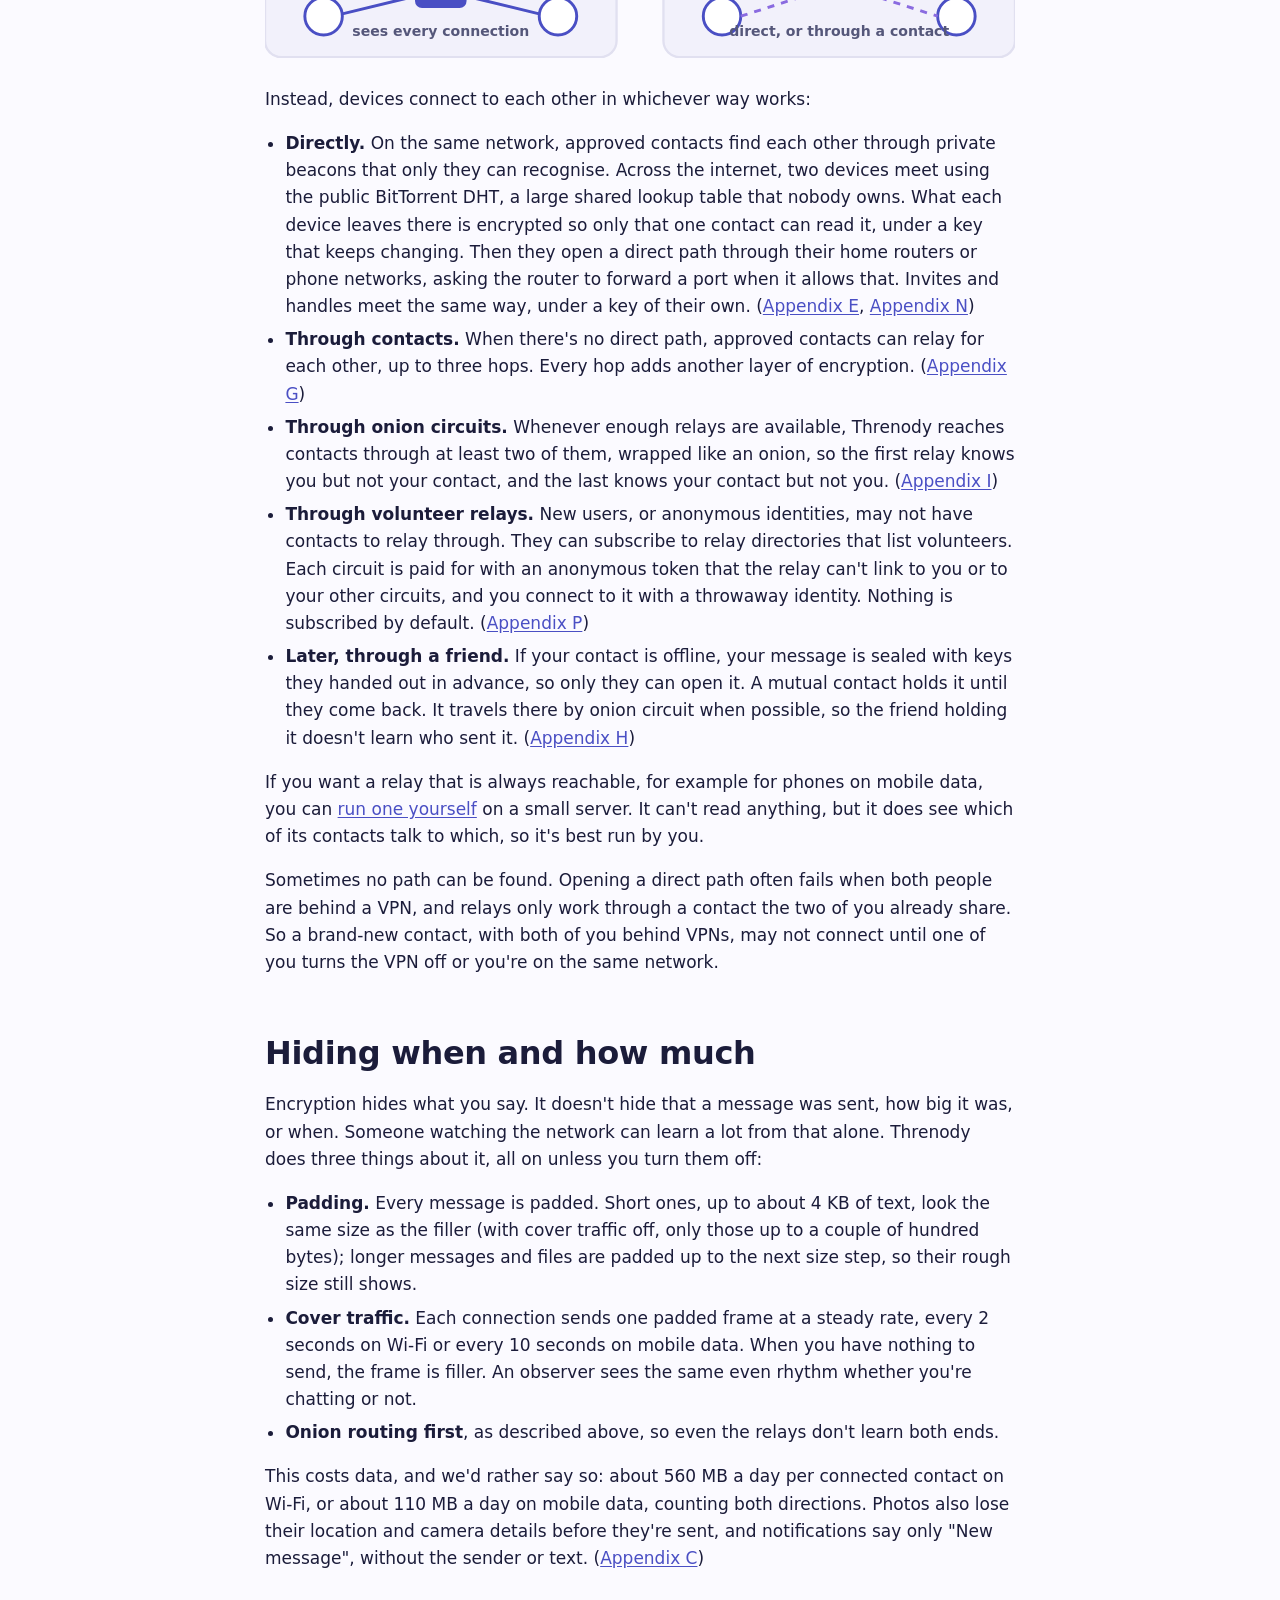
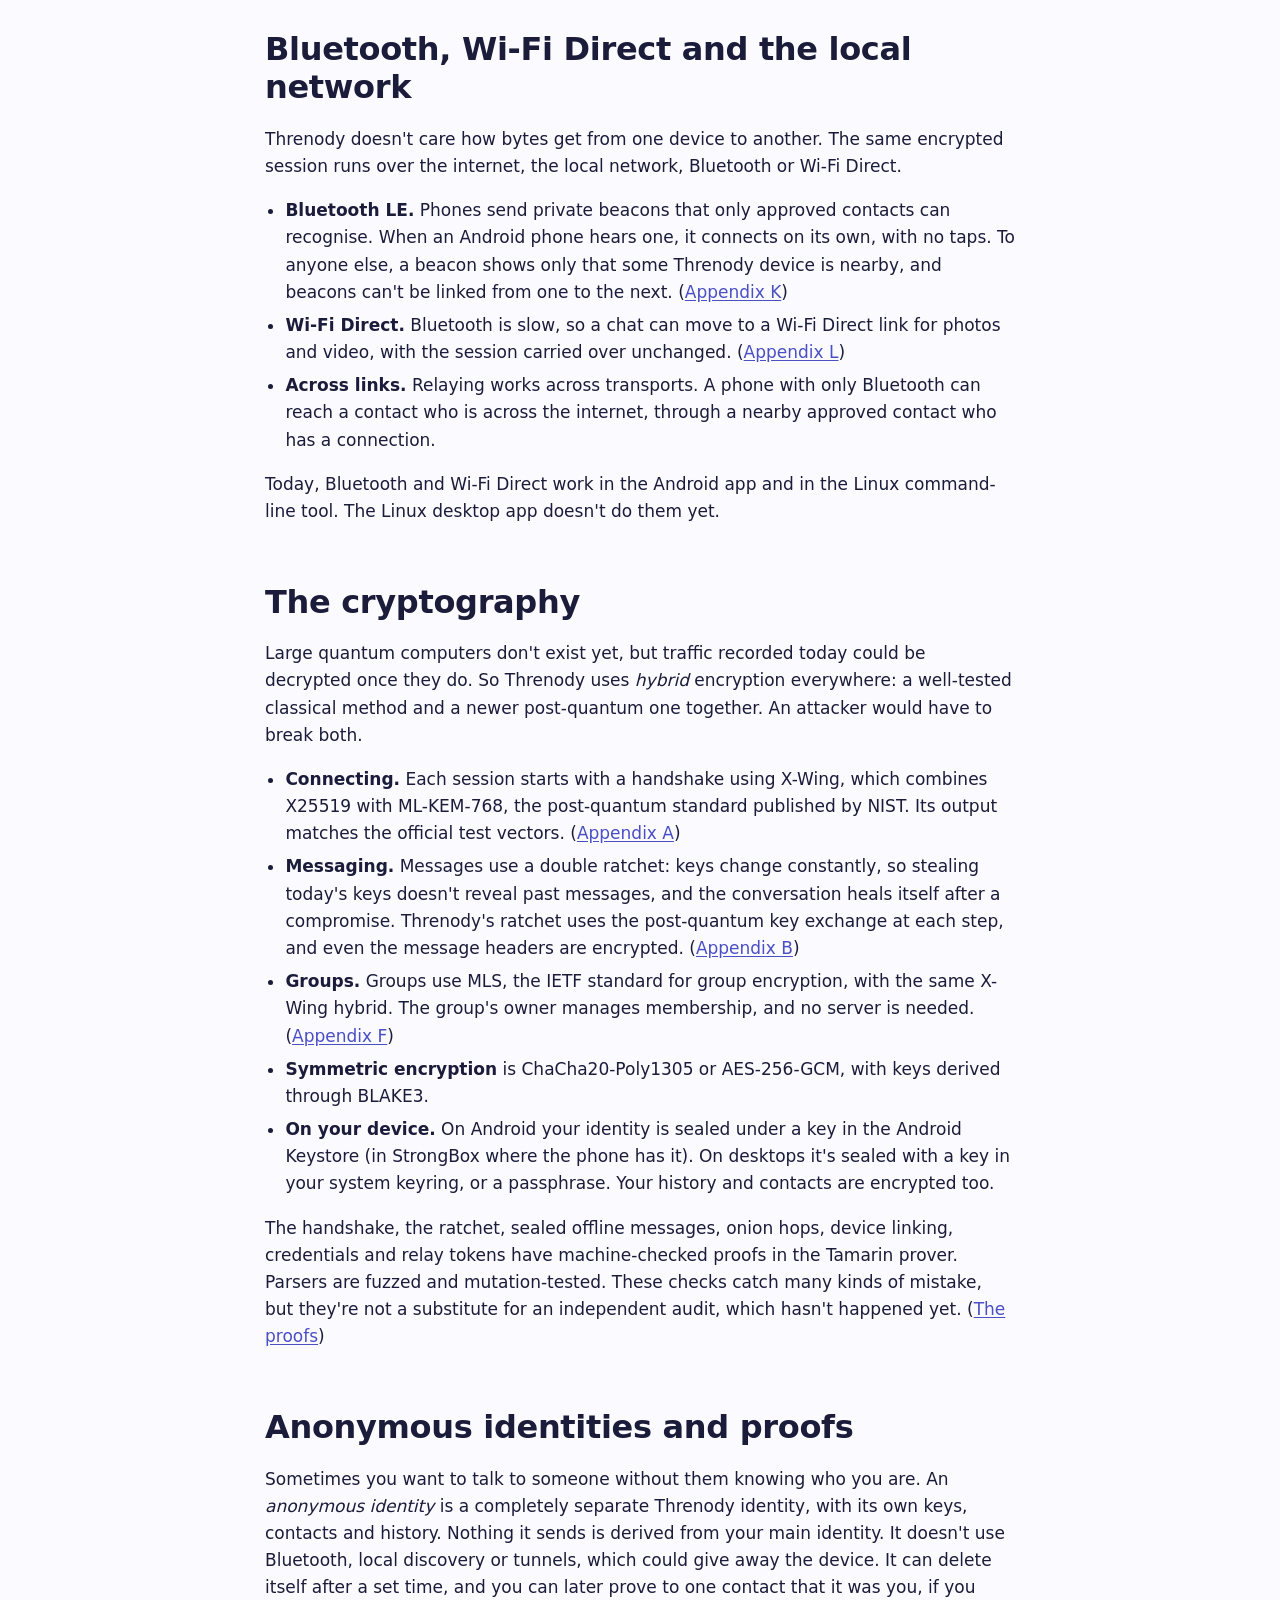
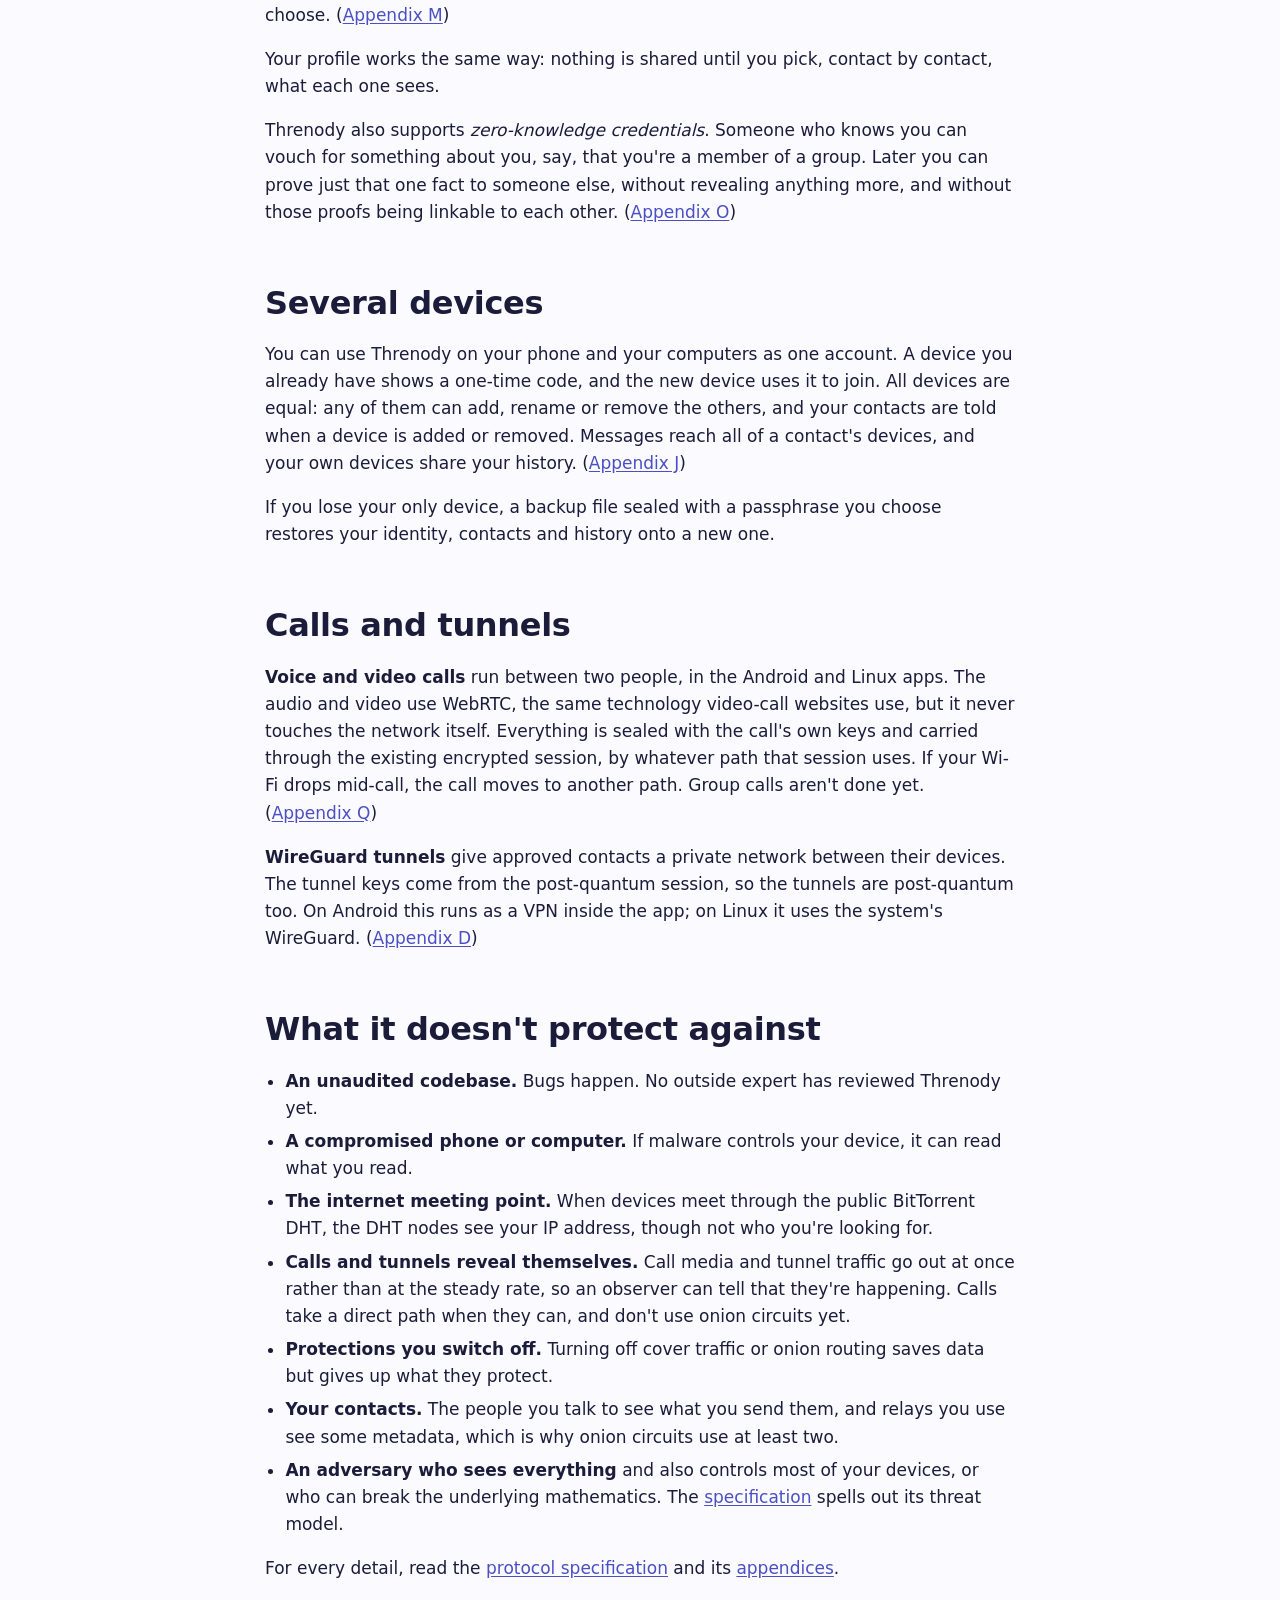
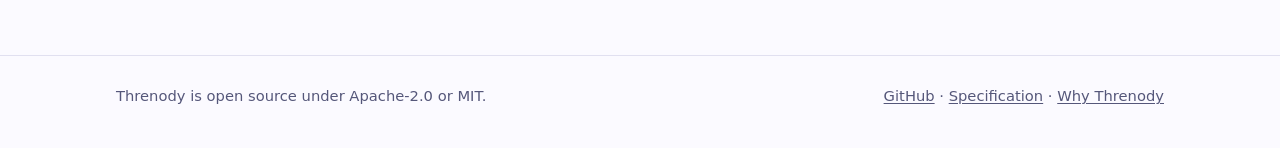
<file: site/how-it-works.html>
<!doctype html>
<html lang="en">
<head>
<meta charset="utf-8">
<meta name="viewport" content="width=device-width, initial-scale=1">
<title>How Threnody works</title>
<meta name="description" content="How Threnody hides who talks to whom, works over Bluetooth and Wi-Fi Direct without the internet, and protects messages with post-quantum encryption, in plain words.">
<meta name="color-scheme" content="light dark">
<link rel="icon" href="icon.svg" type="image/svg+xml">
<link rel="stylesheet" href="style.css">
</head>
<body>
<a class="skip" href="#main">Skip to content</a>

<header class="site-header">
  <div class="wrap">
    <a class="brand" href="./"><img src="icon.svg" alt="" width="36" height="36">Threnody</a>
    <nav class="site-nav" aria-label="Main">
      <a href="./">Home</a>
      <a href="how-it-works.html" aria-current="page">How it works</a>
      <a href="faq.html">FAQ</a>
      <a href="./#download">Download</a>
      <a href="https://github.com/larrydewey/threnody">Source</a>
    </nav>
  </div>
</header>

<main id="main">

<div class="page-head">
  <div class="wrap prose">
    <h1>How it works</h1>
    <p class="lead">A plain-language tour of what Threnody does to keep your conversations, and the fact that you're having them, private. Each part links to the technical write-up on GitHub if you want the details.</p>
  </div>
</div>

<section>
  <div class="wrap prose">
    <nav class="toc" aria-label="On this page">
      <strong>On this page</strong>
      <ol>
        <li><a href="#identity">You are a key, not a phone number</a></li>
        <li><a href="#no-servers">No servers in the middle</a></li>
        <li><a href="#metadata">Hiding when and how much</a></li>
        <li><a href="#mesh">Bluetooth, Wi-Fi Direct and the local network</a></li>
        <li><a href="#crypto">The cryptography</a></li>
        <li><a href="#anonymity">Anonymous identities and proofs</a></li>
        <li><a href="#devices">Several devices</a></li>
        <li><a href="#calls">Calls and tunnels</a></li>
        <li><a href="#limits">What it doesn't protect against</a></li>
      </ol>
    </nav>

    <h2 id="identity">You are a key, not a phone number</h2>
    <p>When you start Threnody, your device makes a pair of cryptographic keys. That key is your identity. Its short form, a 32-character fingerprint, is what your contacts know you by. There's no sign-up, no phone number and no email.</p>
    <p>To add someone, you share an invite: a QR code or a link that holds your fingerprint, up to four addresses where your device can be reached, and, with internet reachability on, a secret key that names a meeting place in the DHT (below), so the invite still finds a phone on mobile data. If you choose, you can also make a short handle, like <code>larry-7K3M-QX9P</code>, that people can type to find you the same way. (<a href="https://github.com/larrydewey/threnody/blob/master/docs/appendix-s-handles.md">Appendix S</a>) Once you're connected, you can compare a safety number in person or over a call. If it matches, nobody is sitting in between.</p>
    <p>Contacts can be <em>approved</em>, and approval is mutual. Approved contacts can find each other automatically, relay for each other and hold messages for each other. Messages from people you haven't accepted wait in a separate list of requests, and their calls never ring.</p>

    <h2 id="no-servers">No servers in the middle</h2>
    <p>Most messengers, even encrypted ones, send everything through a company's servers. Those servers can't read your messages, but they do see which accounts talk, when and how often. Threnody has no server of its own, so there's nothing in the middle to keep those records.</p>
    <figure class="diagram" aria-hidden="true">
      <svg viewBox="0 0 640 170">
        <rect class="art-soft" x="0" y="0" width="300" height="170" rx="14"/>
        <rect class="art-soft" x="340" y="0" width="300" height="170" rx="14"/>
        <text class="art-text" x="150" y="24" text-anchor="middle">a typical messenger</text>
        <text class="art-text" x="490" y="24" text-anchor="middle">Threnody</text>
        <circle class="art-device" cx="50" cy="80" r="16"/>
        <circle class="art-device" cx="50" cy="135" r="16"/>
        <circle class="art-device" cx="250" cy="80" r="16"/>
        <circle class="art-device" cx="250" cy="135" r="16"/>
        <rect class="art-fill" x="128" y="88" width="44" height="40" rx="6"/>
        <path class="art-line" d="M66 82 L128 100 M66 133 L128 118 M172 100 L234 82 M172 118 L234 133"/>
        <text class="art-text" x="150" y="152" text-anchor="middle">sees every connection</text>
        <circle class="art-device" cx="390" cy="80" r="16"/>
        <circle class="art-device" cx="390" cy="135" r="16"/>
        <circle class="art-device" cx="590" cy="80" r="16"/>
        <circle class="art-device" cx="590" cy="135" r="16"/>
        <circle class="art-device" cx="490" cy="108" r="12"/>
        <path class="art-line" d="M406 80 L574 80"/>
        <path class="art-dash" d="M406 135 L478 112 M502 112 L574 135"/>
        <text class="art-text" x="490" y="152" text-anchor="middle">direct, or through a contact</text>
      </svg>
    </figure>
    <p>Instead, devices connect to each other in whichever way works:</p>
    <ul>
      <li><strong>Directly.</strong> On the same network, approved contacts find each other through private beacons that only they can recognise. Across the internet, two devices meet using the public BitTorrent DHT, a large shared lookup table that nobody owns. What each device leaves there is encrypted so only that one contact can read it, under a key that keeps changing. Then they open a direct path through their home routers or phone networks, asking the router to forward a port when it allows that. Invites and handles meet the same way, under a key of their own. (<a href="https://github.com/larrydewey/threnody/blob/master/docs/appendix-e-discovery.md">Appendix E</a>, <a href="https://github.com/larrydewey/threnody/blob/master/docs/appendix-n-internet-reachability.md">Appendix N</a>)</li>
      <li><strong>Through contacts.</strong> When there's no direct path, approved contacts can relay for each other, up to three hops. Every hop adds another layer of encryption. (<a href="https://github.com/larrydewey/threnody/blob/master/docs/appendix-g-relay.md">Appendix G</a>)</li>
      <li><strong>Through onion circuits.</strong> Whenever enough relays are available, Threnody reaches contacts through at least two of them, wrapped like an onion, so the first relay knows you but not your contact, and the last knows your contact but not you. (<a href="https://github.com/larrydewey/threnody/blob/master/docs/appendix-i-onion.md">Appendix I</a>)</li>
      <li><strong>Through volunteer relays.</strong> New users, or anonymous identities, may not have contacts to relay through. They can subscribe to relay directories that list volunteers. Each circuit is paid for with an anonymous token that the relay can't link to you or to your other circuits, and you connect to it with a throwaway identity. Nothing is subscribed by default. (<a href="https://github.com/larrydewey/threnody/blob/master/docs/appendix-p-volunteer-relays.md">Appendix P</a>)</li>
      <li><strong>Later, through a friend.</strong> If your contact is offline, your message is sealed with keys they handed out in advance, so only they can open it. A mutual contact holds it until they come back. It travels there by onion circuit when possible, so the friend holding it doesn't learn who sent it. (<a href="https://github.com/larrydewey/threnody/blob/master/docs/appendix-h-offline.md">Appendix H</a>)</li>
    </ul>
    <p>If you want a relay that is always reachable, for example for phones on mobile data, you can <a href="https://github.com/larrydewey/threnody/blob/master/docs/relay-node.md">run one yourself</a> on a small server. It can't read anything, but it does see which of its contacts talk to which, so it's best run by you.</p>
    <p>Sometimes no path can be found. Opening a direct path often fails when both people are behind a VPN, and relays only work through a contact the two of you already share. So a brand-new contact, with both of you behind VPNs, may not connect until one of you turns the VPN off or you're on the same network.</p>

    <h2 id="metadata">Hiding when and how much</h2>
    <p>Encryption hides what you say. It doesn't hide that a message was sent, how big it was, or when. Someone watching the network can learn a lot from that alone. Threnody does three things about it, all on unless you turn them off:</p>
    <ul>
      <li><strong>Padding.</strong> Every message is padded. Short ones, up to about 4 KB of text, look the same size as the filler (with cover traffic off, only those up to a couple of hundred bytes); longer messages and files are padded up to the next size step, so their rough size still shows.</li>
      <li><strong>Cover traffic.</strong> Each connection sends one padded frame at a steady rate, every 2 seconds on Wi-Fi or every 10 seconds on mobile data. When you have nothing to send, the frame is filler. An observer sees the same even rhythm whether you're chatting or not.</li>
      <li><strong>Onion routing first</strong>, as described above, so even the relays don't learn both ends.</li>
    </ul>
    <p>This costs data, and we'd rather say so: about 560 MB a day per connected contact on Wi-Fi, or about 110 MB a day on mobile data, counting both directions. Photos also lose their location and camera details before they're sent, and notifications say only "New message", without the sender or text. (<a href="https://github.com/larrydewey/threnody/blob/master/docs/appendix-c-wire-format.md">Appendix C</a>)</p>

    <h2 id="mesh">Bluetooth, Wi-Fi Direct and the local network</h2>
    <p>Threnody doesn't care how bytes get from one device to another. The same encrypted session runs over the internet, the local network, Bluetooth or Wi-Fi Direct.</p>
    <ul>
      <li><strong>Bluetooth LE.</strong> Phones send private beacons that only approved contacts can recognise. When an Android phone hears one, it connects on its own, with no taps. To anyone else, a beacon shows only that some Threnody device is nearby, and beacons can't be linked from one to the next. (<a href="https://github.com/larrydewey/threnody/blob/master/docs/appendix-k-bluetooth.md">Appendix K</a>)</li>
      <li><strong>Wi-Fi Direct.</strong> Bluetooth is slow, so a chat can move to a Wi-Fi Direct link for photos and video, with the session carried over unchanged. (<a href="https://github.com/larrydewey/threnody/blob/master/docs/appendix-l-wifi-direct.md">Appendix L</a>)</li>
      <li><strong>Across links.</strong> Relaying works across transports. A phone with only Bluetooth can reach a contact who is across the internet, through a nearby approved contact who has a connection.</li>
    </ul>
    <p>Today, Bluetooth and Wi-Fi Direct work in the Android app and in the Linux command-line tool. The Linux desktop app doesn't do them yet.</p>

    <h2 id="crypto">The cryptography</h2>
    <p>Large quantum computers don't exist yet, but traffic recorded today could be decrypted once they do. So Threnody uses <em>hybrid</em> encryption everywhere: a well-tested classical method and a newer post-quantum one together. An attacker would have to break both.</p>
    <ul>
      <li><strong>Connecting.</strong> Each session starts with a handshake using X-Wing, which combines X25519 with ML-KEM-768, the post-quantum standard published by NIST. Its output matches the official test vectors. (<a href="https://github.com/larrydewey/threnody/blob/master/docs/appendix-a-handshake.md">Appendix A</a>)</li>
      <li><strong>Messaging.</strong> Messages use a double ratchet: keys change constantly, so stealing today's keys doesn't reveal past messages, and the conversation heals itself after a compromise. Threnody's ratchet uses the post-quantum key exchange at each step, and even the message headers are encrypted. (<a href="https://github.com/larrydewey/threnody/blob/master/docs/appendix-b-ratchet.md">Appendix B</a>)</li>
      <li><strong>Groups.</strong> Groups use MLS, the IETF standard for group encryption, with the same X-Wing hybrid. The group's owner manages membership, and no server is needed. (<a href="https://github.com/larrydewey/threnody/blob/master/docs/appendix-f-groups.md">Appendix F</a>)</li>
      <li><strong>Symmetric encryption</strong> is ChaCha20-Poly1305 or AES-256-GCM, with keys derived through BLAKE3.</li>
      <li><strong>On your device.</strong> On Android your identity is sealed under a key in the Android Keystore (in StrongBox where the phone has it). On desktops it's sealed with a key in your system keyring, or a passphrase. Your history and contacts are encrypted too.</li>
    </ul>
    <p>The handshake, the ratchet, sealed offline messages, onion hops, device linking, credentials and relay tokens have machine-checked proofs in the Tamarin prover. Parsers are fuzzed and mutation-tested. These checks catch many kinds of mistake, but they're not a substitute for an independent audit, which hasn't happened yet. (<a href="https://github.com/larrydewey/threnody/blob/master/proofs/README.md">The proofs</a>)</p>

    <h2 id="anonymity">Anonymous identities and proofs</h2>
    <p>Sometimes you want to talk to someone without them knowing who you are. An <em>anonymous identity</em> is a completely separate Threnody identity, with its own keys, contacts and history. Nothing it sends is derived from your main identity. It doesn't use Bluetooth, local discovery or tunnels, which could give away the device. It can delete itself after a set time, and you can later prove to one contact that it was you, if you choose. (<a href="https://github.com/larrydewey/threnody/blob/master/docs/appendix-m-anonymity.md">Appendix M</a>)</p>
    <p>Your profile works the same way: nothing is shared until you pick, contact by contact, what each one sees.</p>
    <p>Threnody also supports <em>zero-knowledge credentials</em>. Someone who knows you can vouch for something about you, say, that you're a member of a group. Later you can prove just that one fact to someone else, without revealing anything more, and without those proofs being linkable to each other. (<a href="https://github.com/larrydewey/threnody/blob/master/docs/appendix-o-credentials.md">Appendix O</a>)</p>

    <h2 id="devices">Several devices</h2>
    <p>You can use Threnody on your phone and your computers as one account. A device you already have shows a one-time code, and the new device uses it to join. All devices are equal: any of them can add, rename or remove the others, and your contacts are told when a device is added or removed. Messages reach all of a contact's devices, and your own devices share your history. (<a href="https://github.com/larrydewey/threnody/blob/master/docs/appendix-j-devices.md">Appendix J</a>)</p>
    <p>If you lose your only device, a backup file sealed with a passphrase you choose restores your identity, contacts and history onto a new one.</p>

    <h2 id="calls">Calls and tunnels</h2>
    <p><strong>Voice and video calls</strong> run between two people, in the Android and Linux apps. The audio and video use WebRTC, the same technology video-call websites use, but it never touches the network itself. Everything is sealed with the call's own keys and carried through the existing encrypted session, by whatever path that session uses. If your Wi-Fi drops mid-call, the call moves to another path. Group calls aren't done yet. (<a href="https://github.com/larrydewey/threnody/blob/master/docs/appendix-q-calls.md">Appendix Q</a>)</p>
    <p><strong>WireGuard tunnels</strong> give approved contacts a private network between their devices. The tunnel keys come from the post-quantum session, so the tunnels are post-quantum too. On Android this runs as a VPN inside the app; on Linux it uses the system's WireGuard. (<a href="https://github.com/larrydewey/threnody/blob/master/docs/appendix-d-tunnels.md">Appendix D</a>)</p>

    <h2 id="limits">What it doesn't protect against</h2>
    <ul>
      <li><strong>An unaudited codebase.</strong> Bugs happen. No outside expert has reviewed Threnody yet.</li>
      <li><strong>A compromised phone or computer.</strong> If malware controls your device, it can read what you read.</li>
      <li><strong>The internet meeting point.</strong> When devices meet through the public BitTorrent DHT, the DHT nodes see your IP address, though not who you're looking for.</li>
      <li><strong>Calls and tunnels reveal themselves.</strong> Call media and tunnel traffic go out at once rather than at the steady rate, so an observer can tell that they're happening. Calls take a direct path when they can, and don't use onion circuits yet.</li>
      <li><strong>Protections you switch off.</strong> Turning off cover traffic or onion routing saves data but gives up what they protect.</li>
      <li><strong>Your contacts.</strong> The people you talk to see what you send them, and relays you use see some metadata, which is why onion circuits use at least two.</li>
      <li><strong>An adversary who sees everything</strong> and also controls most of your devices, or who can break the underlying mathematics. The <a href="https://github.com/larrydewey/threnody/blob/master/Threnody-Specification.md">specification</a> spells out its threat model.</li>
    </ul>
    <p>For every detail, read the <a href="https://github.com/larrydewey/threnody/blob/master/Threnody-Specification.md">protocol specification</a> and its <a href="https://github.com/larrydewey/threnody/tree/master/docs">appendices</a>.</p>
  </div>
</section>

</main>

<footer class="site-footer">
  <div class="wrap">
    <span>Threnody is open source under Apache-2.0 or MIT.</span>
    <span><a href="https://github.com/larrydewey/threnody">GitHub</a> · <a href="https://github.com/larrydewey/threnody/blob/master/Threnody-Specification.md">Specification</a> · <a href="https://github.com/larrydewey/threnody/blob/master/WhyThrenody.md">Why Threnody</a></span>
  </div>
</footer>
</body>
</html>
</file>
<file: site/style.css>
/* Threnody site. Plain CSS, no build step. Colours follow docs/icon.svg. */

:root {
  color-scheme: light dark;
  --bg: #fbfaff;
  --surface: #ffffff;
  --surface-2: #f2f1fb;
  --text: #1b1c3a;
  --muted: #55577a;
  --border: #e1e0f0;
  --accent: #4a4fc4;
  --accent-strong: #3b3fa8;
  --accent-2: #8a6be0;
  --on-accent: #ffffff;
  --deep: #23246e;
  --ok: #1f7a4d;
  --no: #a23b3b;
  --warn-bg: #fff6e0;
  --warn-border: #e8c46a;
  --warn-text: #5c4300;
  --shadow: 0 1px 2px rgba(27, 28, 58, 0.06), 0 4px 16px rgba(27, 28, 58, 0.06);
  --radius: 14px;
  --maxw: 1080px;
  --font: system-ui, -apple-system, "Segoe UI", Roboto, "Helvetica Neue", Arial, "Noto Sans", sans-serif;
  --mono: ui-monospace, SFMono-Regular, Menlo, Consolas, "Liberation Mono", monospace;
}

@media (prefers-color-scheme: dark) {
  :root {
    --bg: #0e0f22;
    --surface: #16173a;
    --surface-2: #1c1d45;
    --text: #ecebff;
    --muted: #a9aacb;
    --border: #2b2d5a;
    --accent: #9c9ef7;
    --accent-strong: #b9bafb;
    --accent-2: #b39cf0;
    --on-accent: #12133a;
    --deep: #c9caff;
    --ok: #6fd3a0;
    --no: #f08a8a;
    --warn-bg: #2d2610;
    --warn-border: #7a6224;
    --warn-text: #f2dd9f;
    --shadow: 0 1px 2px rgba(0, 0, 0, 0.3), 0 4px 16px rgba(0, 0, 0, 0.25);
  }
}

*, *::before, *::after { box-sizing: border-box; }

html { -webkit-text-size-adjust: 100%; }

body {
  margin: 0;
  background: var(--bg);
  color: var(--text);
  font-family: var(--font);
  font-size: 17px;
  line-height: 1.6;
  overflow-wrap: break-word;
}

img, svg { max-width: 100%; height: auto; }

a { color: var(--accent); text-underline-offset: 2px; }
a:hover { color: var(--accent-strong); }

code {
  font-family: var(--mono);
  font-size: 0.9em;
  background: var(--surface-2);
  border: 1px solid var(--border);
  border-radius: 6px;
  padding: 0.05em 0.35em;
  overflow-wrap: anywhere;
}

h1, h2, h3 { line-height: 1.2; letter-spacing: -0.01em; }
h1 { font-size: clamp(2rem, 6vw, 3.2rem); margin: 0 0 0.4em; }
h2 { font-size: clamp(1.5rem, 4vw, 2rem); margin: 0 0 0.6em; }
h3 { font-size: 1.15rem; margin: 0 0 0.4em; }

.wrap {
  max-width: var(--maxw);
  margin: 0 auto;
  padding: 0 16px;
}

.skip {
  position: absolute;
  left: -9999px;
}
.skip:focus {
  left: 16px;
  top: 8px;
  background: var(--surface);
  padding: 8px 12px;
  border-radius: 8px;
  z-index: 10;
}

/* Header */

.site-header {
  border-bottom: 1px solid var(--border);
  background: var(--surface);
}
.site-header .wrap {
  display: flex;
  flex-wrap: wrap;
  align-items: center;
  justify-content: space-between;
  gap: 8px 16px;
  padding-top: 12px;
  padding-bottom: 12px;
}
.brand {
  display: flex;
  align-items: center;
  gap: 10px;
  color: var(--text);
  text-decoration: none;
  font-weight: 700;
  font-size: 1.15rem;
}
.brand img { width: 36px; height: 36px; }
.site-nav {
  display: flex;
  flex-wrap: wrap;
  gap: 4px 18px;
  font-size: 0.97rem;
}
.site-nav a { color: var(--muted); text-decoration: none; }
.site-nav a:hover, .site-nav a[aria-current="page"] { color: var(--text); text-decoration: underline; }

/* Sections */

section { padding: 56px 0; }
section + section { border-top: 1px solid var(--border); }
.lead { font-size: 1.15rem; color: var(--muted); max-width: 46em; }
.muted { color: var(--muted); }

/* Hero */

.hero { padding: 56px 0 48px; }
.hero .wrap {
  display: grid;
  grid-template-columns: minmax(0, 1.1fr) minmax(0, 0.9fr);
  gap: 40px;
  align-items: center;
}
.hero p.lead { margin: 0 0 1.4em; }
.hero-art { color: var(--accent); }

@media (max-width: 760px) {
  .hero .wrap { grid-template-columns: minmax(0, 1fr); gap: 28px; }
  .hero-art { max-width: 420px; }
}

.buttons { display: flex; flex-wrap: wrap; gap: 12px; }
.button {
  display: inline-block;
  padding: 0.7em 1.2em;
  border-radius: 999px;
  font-weight: 600;
  text-decoration: none;
  border: 1px solid var(--accent);
}
.button.primary { background: var(--accent); color: var(--on-accent); }
.button.primary:hover { background: var(--accent-strong); color: var(--on-accent); }
.button.secondary { color: var(--accent); background: transparent; }

/* Notice */

.notice {
  background: var(--warn-bg);
  border: 1px solid var(--warn-border);
  color: var(--warn-text);
  border-radius: var(--radius);
  padding: 14px 18px;
  margin: 24px 0 0;
}
.notice strong { color: inherit; }
.notice a { color: inherit; }

/* Cards */

.grid {
  display: grid;
  grid-template-columns: repeat(auto-fill, minmax(min(100%, 290px), 1fr));
  gap: 18px;
}
.card {
  background: var(--surface);
  border: 1px solid var(--border);
  border-radius: var(--radius);
  padding: 22px;
  box-shadow: var(--shadow);
}
.card p { margin: 0; color: var(--muted); }
.card .icon {
  width: 40px;
  height: 40px;
  margin-bottom: 12px;
  color: var(--accent);
}

/* Split feature rows with an illustration */

.feature {
  display: grid;
  grid-template-columns: minmax(0, 1fr) minmax(0, 1fr);
  gap: 40px;
  align-items: center;
}
.feature + .feature { margin-top: 56px; }
.feature.flip > :first-child { order: 2; }
.feature figure { margin: 0; color: var(--accent); }
.feature figcaption { font-size: 0.9rem; color: var(--muted); margin-top: 8px; text-align: center; }
@media (max-width: 760px) {
  .feature { grid-template-columns: minmax(0, 1fr); gap: 20px; }
  .feature.flip > :first-child { order: 0; }
}

/* Illustration parts (inline SVG) */

.art-device { fill: var(--surface); stroke: var(--accent); stroke-width: 2.5; }
.art-screen { fill: var(--surface-2); }
.art-line { stroke: var(--accent); stroke-width: 2.5; fill: none; }
.art-dash { stroke: var(--accent-2); stroke-width: 2.5; fill: none; stroke-dasharray: 6 6; }
.art-fill { fill: var(--accent); }
.art-fill-2 { fill: var(--accent-2); }
.art-soft { fill: var(--surface-2); stroke: var(--border); stroke-width: 2; }
.art-no { stroke: var(--no); stroke-width: 4; stroke-linecap: round; }
.art-text { fill: var(--muted); font: 600 12px var(--font); }

/* Table */

.table-scroll {
  overflow-x: auto;
  -webkit-overflow-scrolling: touch;
  border: 1px solid var(--border);
  border-radius: var(--radius);
  background: var(--surface);
}
table { border-collapse: collapse; width: 100%; min-width: 620px; font-size: 0.95rem; }
th, td { text-align: left; vertical-align: top; padding: 12px 14px; border-bottom: 1px solid var(--border); }
tbody tr:last-child th, tbody tr:last-child td { border-bottom: 0; }
thead th { background: var(--surface-2); font-size: 0.9rem; }
tbody th { font-weight: 600; width: 26%; }
td.us { background: color-mix(in srgb, var(--accent) 8%, transparent); }
.yes { color: var(--ok); font-weight: 600; }
.no { color: var(--no); font-weight: 600; }
.part { color: var(--muted); font-weight: 600; }
.small { font-size: 0.88rem; }

/* Downloads */

.downloads .card h3 { display: flex; align-items: center; gap: 10px; }
.downloads .card p + p { margin-top: 0.6em; }
.downloads .card .button { margin-top: 14px; }

/* Prose pages */

.prose { max-width: 46em; }
.prose h2 { margin-top: 1.8em; }
.prose h2:first-child { margin-top: 0; }
.prose ul { padding-left: 1.2em; }
.prose li + li { margin-top: 0.35em; }
.page-head { padding: 48px 0 8px; }
.page-head + section { border-top: 0; padding-top: 24px; }

.toc {
  background: var(--surface);
  border: 1px solid var(--border);
  border-radius: var(--radius);
  padding: 14px 18px;
  margin: 0 0 32px;
}
.toc ol { margin: 0.3em 0 0; padding-left: 1.3em; }

.diagram { margin: 20px 0; color: var(--accent); }
.diagram figcaption { font-size: 0.9rem; color: var(--muted); }

/* FAQ */

details {
  background: var(--surface);
  border: 1px solid var(--border);
  border-radius: var(--radius);
  padding: 0 18px;
}
details + details { margin-top: 10px; }
summary {
  cursor: pointer;
  font-weight: 600;
  padding: 14px 0;
  list-style-position: outside;
}
details[open] summary { border-bottom: 1px solid var(--border); margin-bottom: 10px; }
details > :last-child { margin-bottom: 16px; }

/* Footer */

.site-footer {
  border-top: 1px solid var(--border);
  padding: 28px 0 40px;
  color: var(--muted);
  font-size: 0.92rem;
}
.site-footer .wrap { display: flex; flex-wrap: wrap; gap: 8px 24px; justify-content: space-between; }
.site-footer a { color: var(--muted); }
</file>
